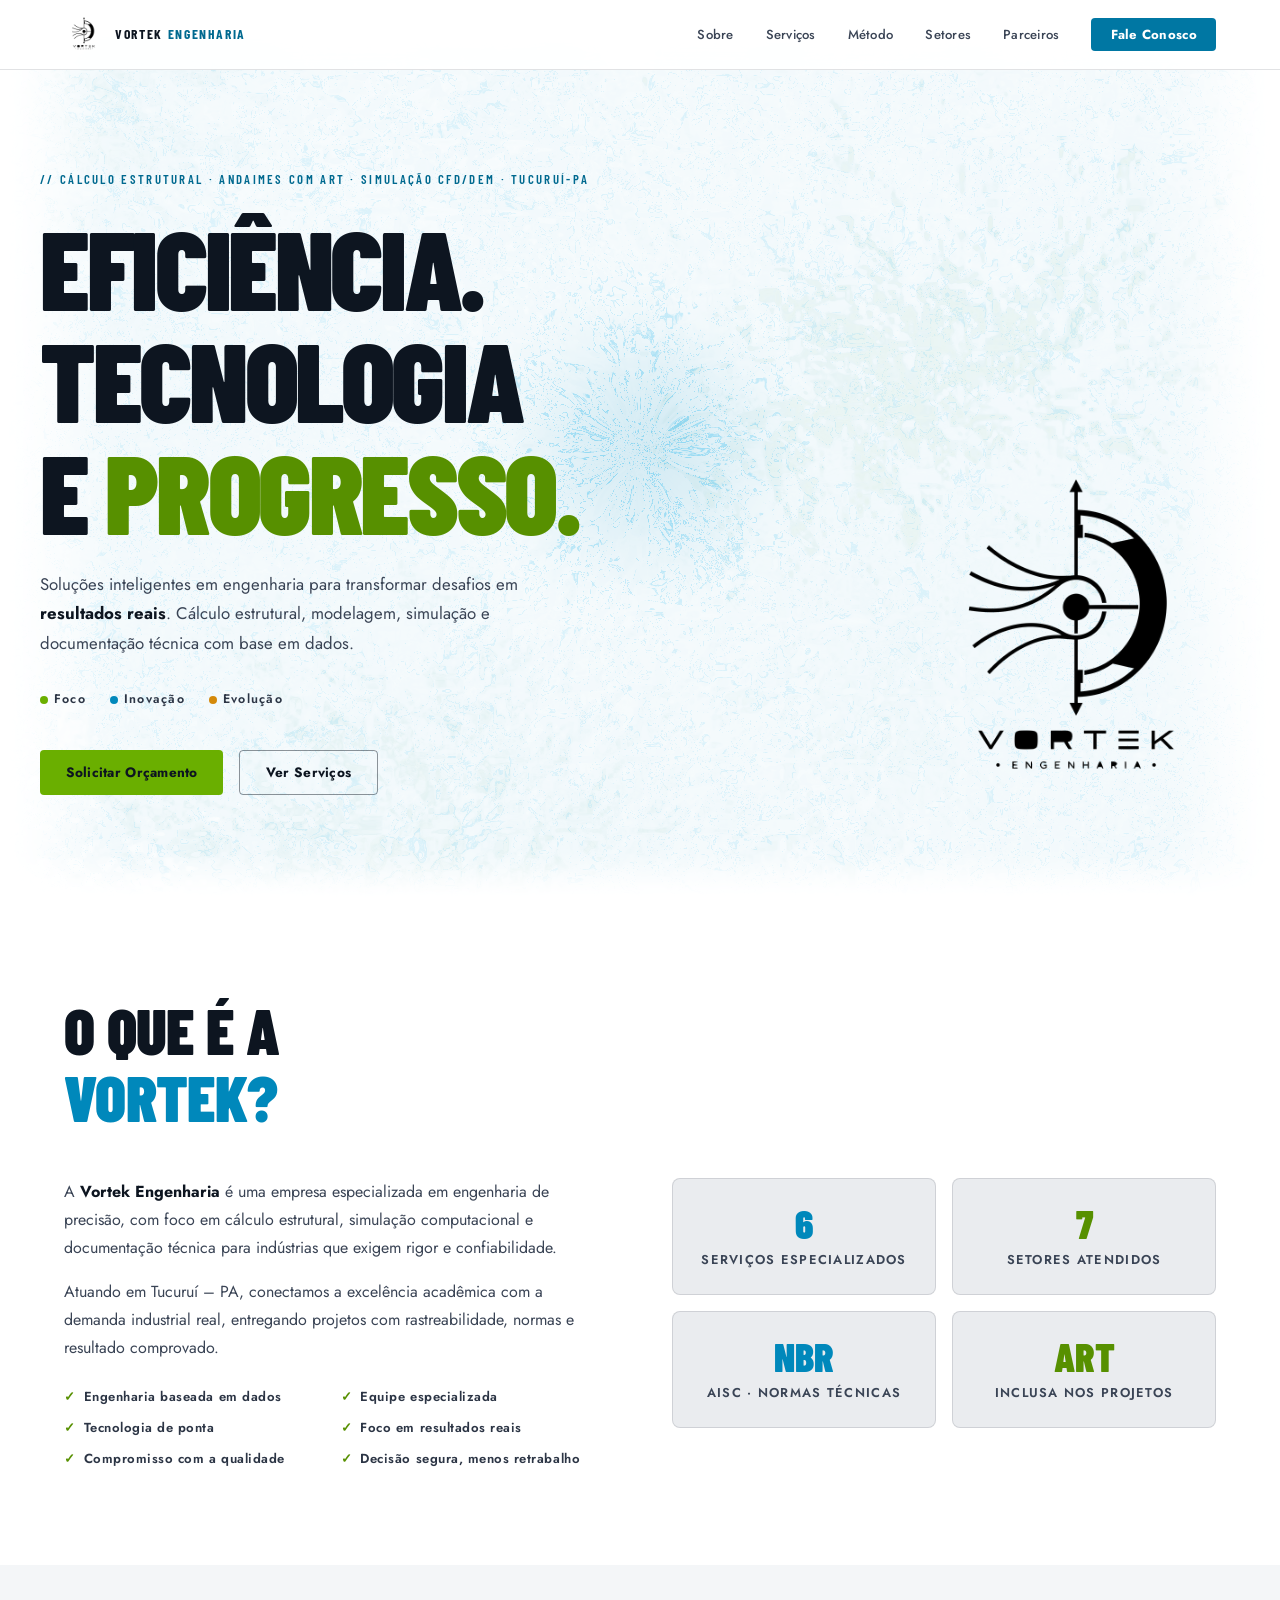
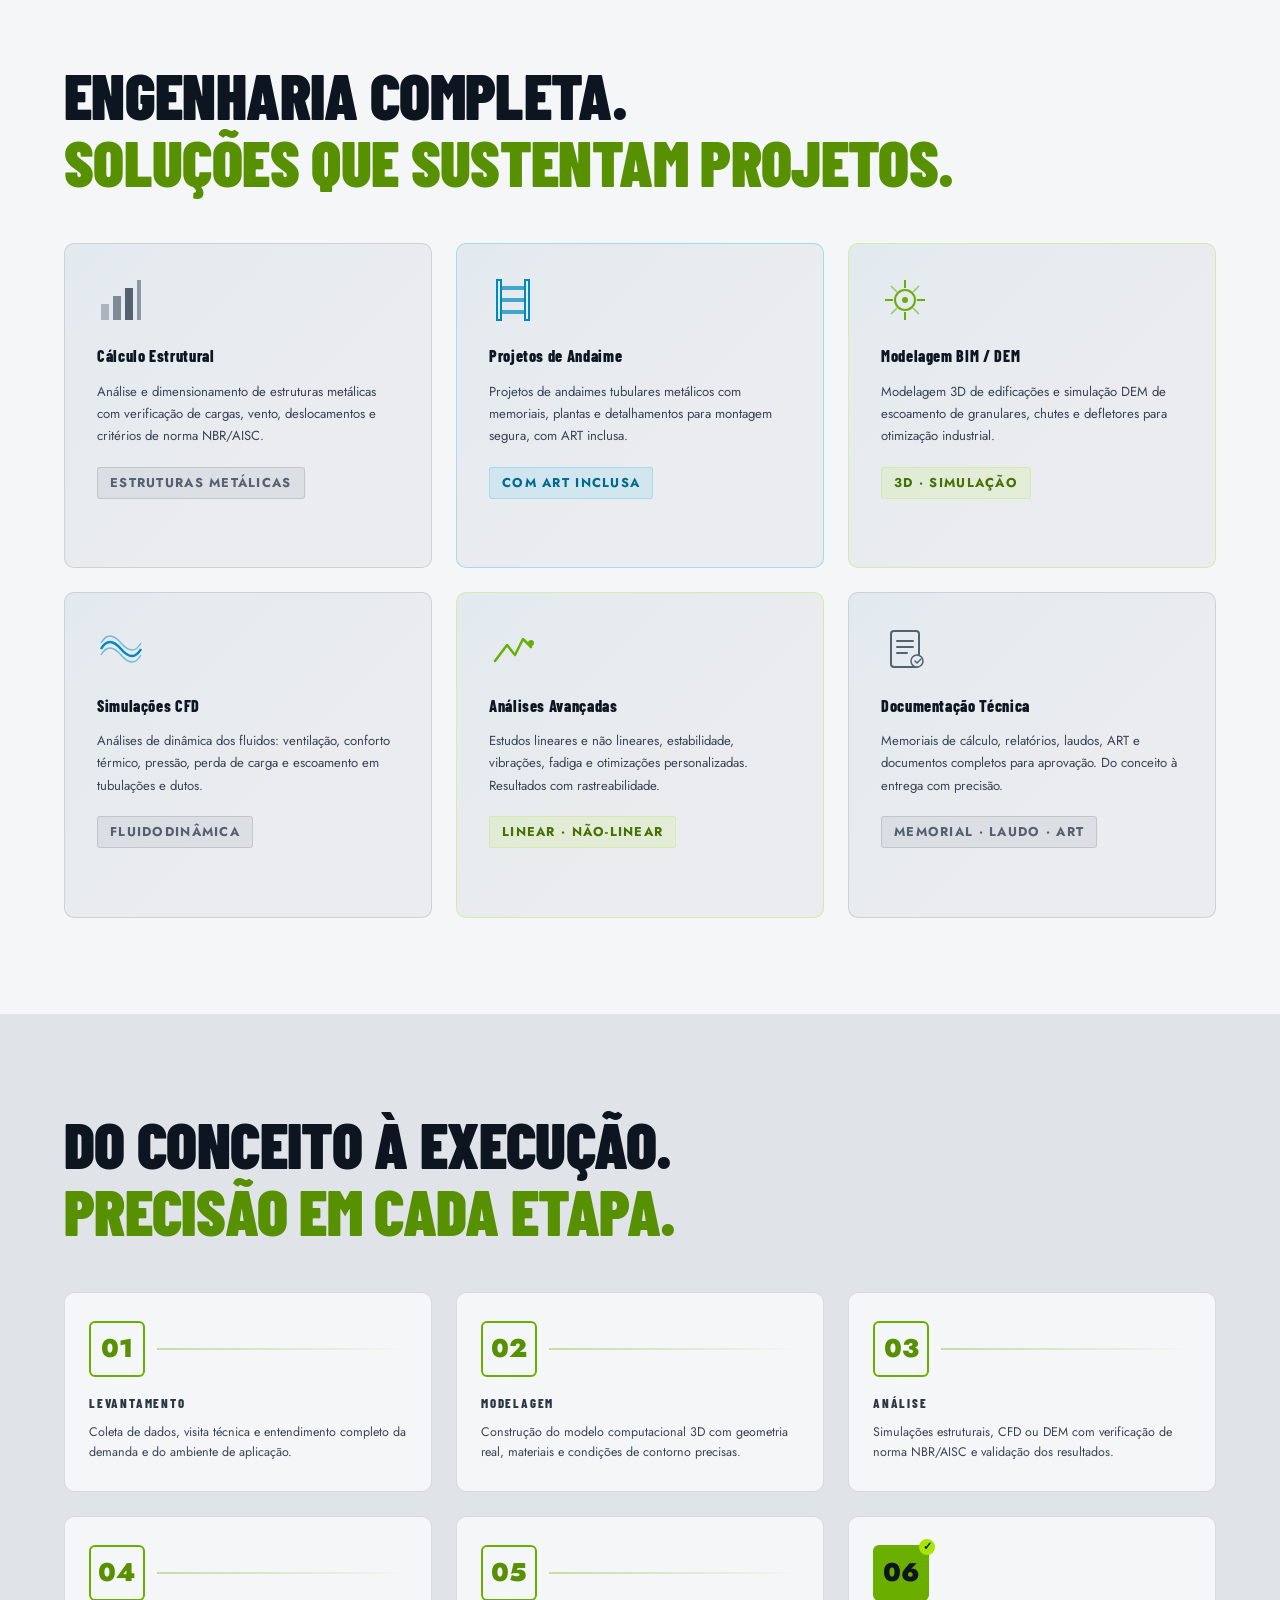
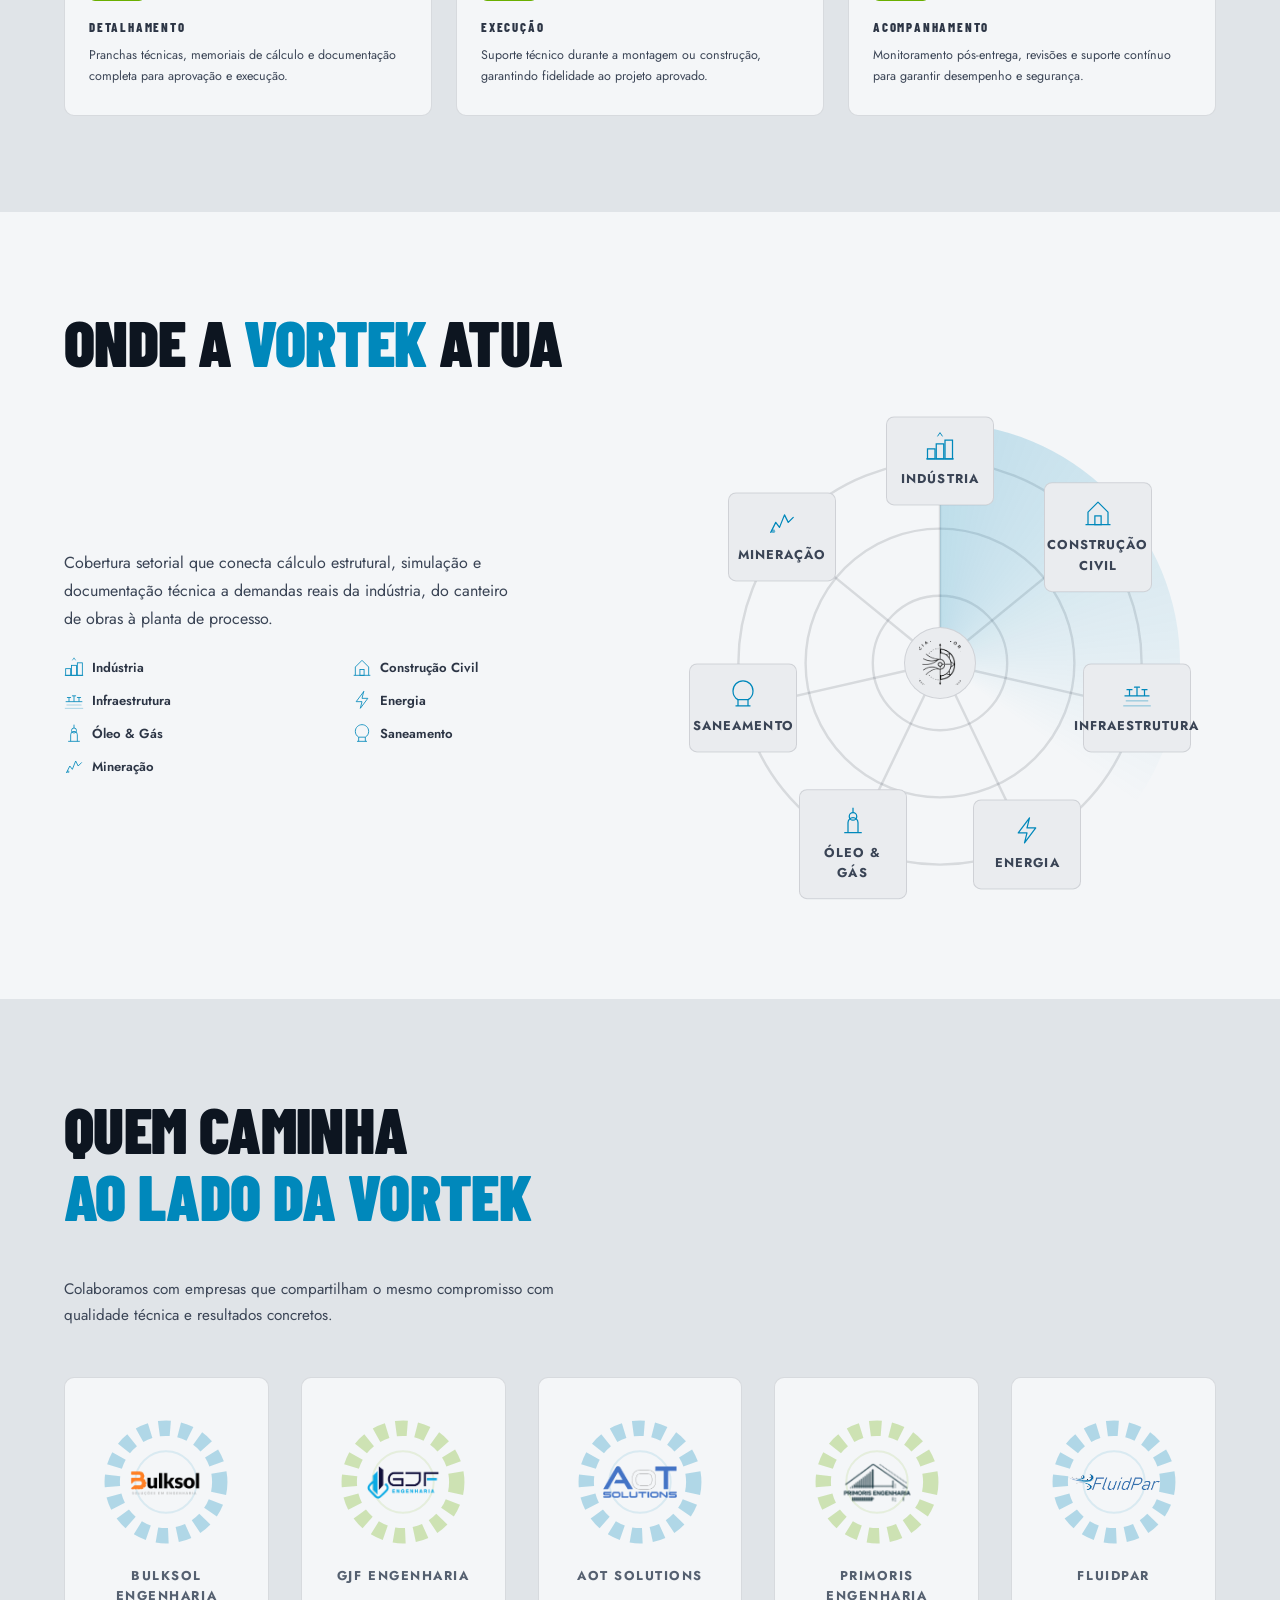
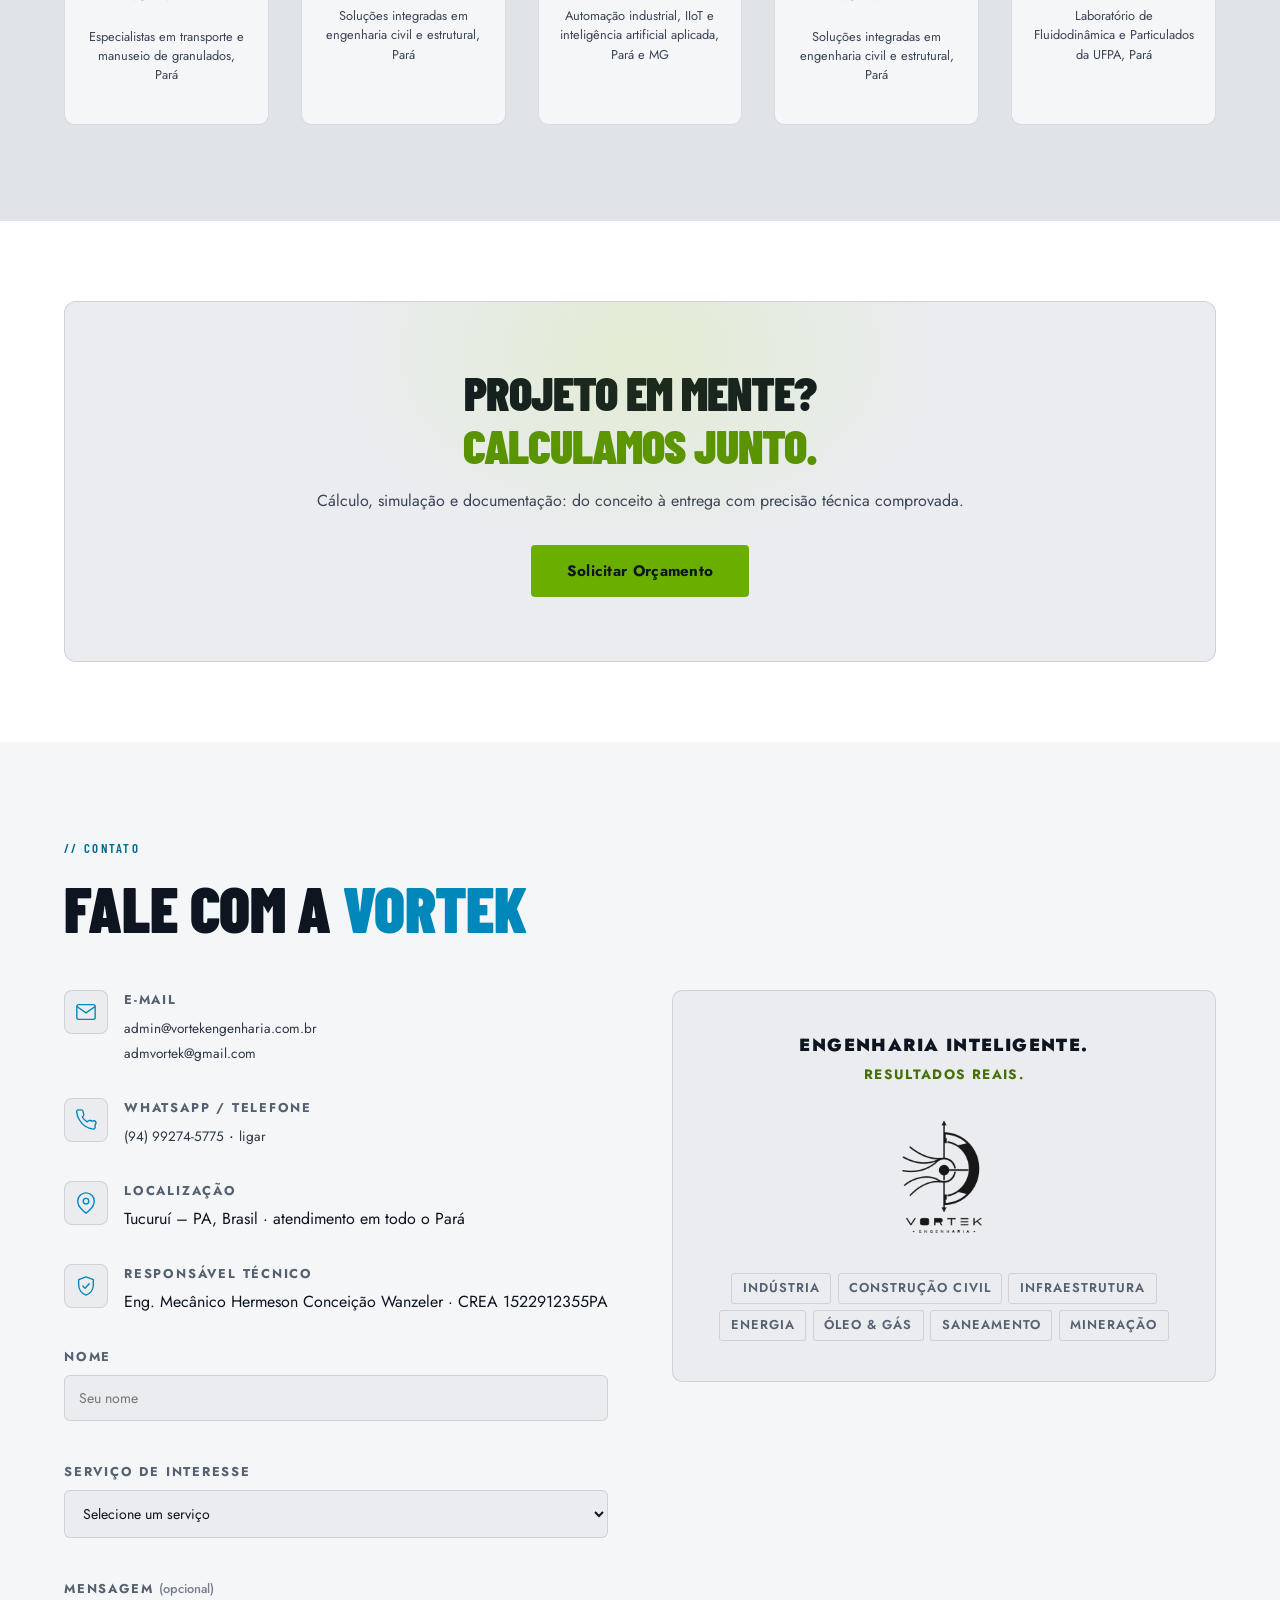
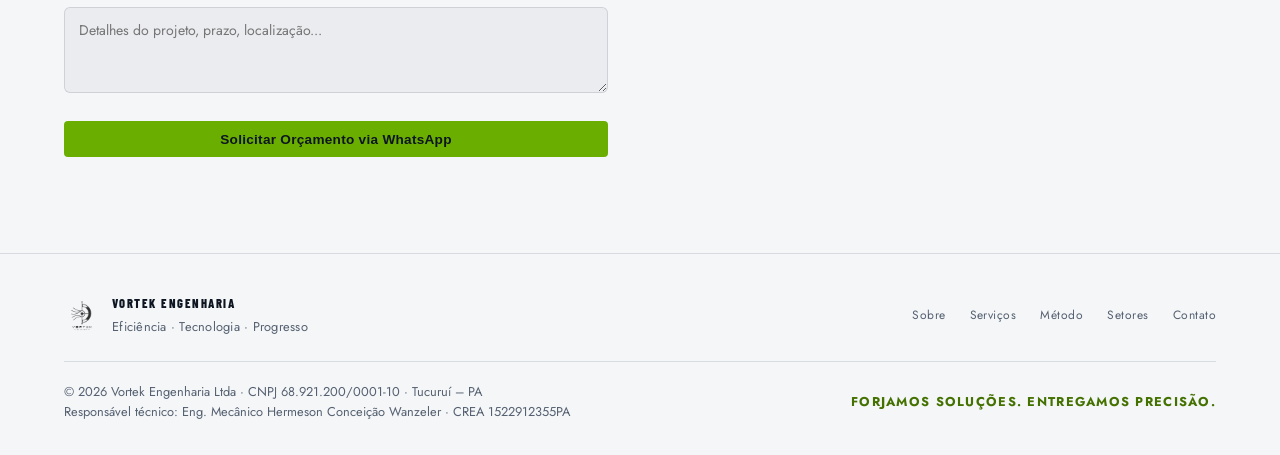
<file: index.html>
<!doctype html>
<html lang="pt-BR">
<head>
  <meta charset="utf-8" />
  <meta name="viewport" content="width=device-width, initial-scale=1" />
  <title>Cálculo Estrutural e Andaime com ART em Tucuruí-PA | Vortek</title>
  <meta name="description" content="Cálculo estrutural, projeto de andaime com ART, simulação CFD/DEM e laudos técnicos em Tucuruí e no Pará. Orçamento rápido pelo WhatsApp." />
  <link rel="canonical" href="https://www.vortekengenharia.com.br/" />
  <meta name="referrer" content="strict-origin-when-cross-origin" />
  <meta name="theme-color" content="#0088BB" />
  <meta property="og:type" content="website" />
  <meta property="og:locale" content="pt_BR" />
  <meta property="og:site_name" content="Vortek Engenharia" />
  <meta property="og:title" content="Vortek Engenharia | Cálculo Estrutural e Andaime com ART em Tucuruí-PA" />
  <meta property="og:description" content="Cálculo estrutural, projeto de andaime com ART, simulação CFD/DEM e laudos técnicos para a indústria no Pará." />
  <meta property="og:url" content="https://www.vortekengenharia.com.br/" />
  <meta property="og:image" content="https://www.vortekengenharia.com.br/assets/img/og.jpg" />
  <meta property="og:image:width" content="1200" />
  <meta property="og:image:height" content="630" />
  <meta name="twitter:card" content="summary_large_image" />
  <link rel="icon" type="image/png" sizes="48x48" href="assets/img/favicon-48.png" />
  <link rel="apple-touch-icon" href="assets/img/apple-touch-icon.png" />
  <link rel="preconnect" href="https://fonts.googleapis.com" />
  <link rel="preconnect" href="https://fonts.gstatic.com" crossorigin />
  <link href="https://fonts.googleapis.com/css2?family=Barlow+Condensed:ital,wght@0,600;0,700;0,800;0,900;1,700&family=Jost:wght@300;400;500;600;700&display=swap" rel="stylesheet" />
  <link rel="stylesheet" href="assets/style.css" />
  <script type="application/ld+json">
  {
    "@context": "https://schema.org",
    "@graph": [
      {
        "@type": "ProfessionalService",
        "@id": "https://www.vortekengenharia.com.br/#org",
        "name": "Vortek Engenharia",
        "legalName": "Vortek Engenharia Ltda",
        "taxID": "68.921.200/0001-10",
        "foundingDate": "2026-09-01",
        "url": "https://www.vortekengenharia.com.br/",
        "logo": "https://www.vortekengenharia.com.br/assets/img/symbol.png",
        "image": "https://www.vortekengenharia.com.br/assets/img/og.jpg",
        "description": "Empresa de engenharia em Tucuruí-PA: cálculo estrutural de estruturas metálicas, projeto de andaime com ART, simulação CFD e DEM, análise por elementos finitos e laudos técnicos.",
        "email": "admvortek@gmail.com",
        "telephone": "+55-94-99274-5775",
        "address": {
          "@type": "PostalAddress",
          "addressLocality": "Tucuruí",
          "addressRegion": "PA",
          "addressCountry": "BR"
        },
        "areaServed": [
          { "@type": "State", "name": "Pará" },
          { "@type": "Country", "name": "Brasil" }
        ],
        "knowsAbout": ["Cálculo estrutural", "Estruturas metálicas", "Andaimes tubulares", "Simulação CFD", "Simulação DEM", "Análise por elementos finitos", "NBR 8800", "NBR 6123", "NR-18", "NR-35"],
        "employee": {
          "@type": "Person",
          "name": "Hermeson Conceição Wanzeler",
          "jobTitle": "Responsável Técnico — Engenheiro Mecânico",
          "hasCredential": {
            "@type": "EducationalOccupationalCredential",
            "credentialCategory": "Registro profissional",
            "name": "CREA 1522912355PA",
            "recognizedBy": { "@type": "Organization", "name": "CREA-PA" }
          }
        },
        "contactPoint": {
          "@type": "ContactPoint",
          "contactType": "sales",
          "telephone": "+55-94-99274-5775",
          "email": "admvortek@gmail.com",
          "areaServed": "BR",
          "availableLanguage": "pt-BR"
        },
        "hasOfferCatalog": {
          "@type": "OfferCatalog",
          "name": "Serviços de engenharia",
          "itemListElement": [
            { "@type": "Offer", "itemOffered": { "@type": "Service", "name": "Cálculo estrutural de estruturas metálicas" } },
            { "@type": "Offer", "itemOffered": { "@type": "Service", "name": "Projeto de andaime com ART" } },
            { "@type": "Offer", "itemOffered": { "@type": "Service", "name": "Modelagem 3D e simulação DEM de granulares" } },
            { "@type": "Offer", "itemOffered": { "@type": "Service", "name": "Simulação CFD" } },
            { "@type": "Offer", "itemOffered": { "@type": "Service", "name": "Análise por elementos finitos" } },
            { "@type": "Offer", "itemOffered": { "@type": "Service", "name": "Laudos técnicos e memoriais de cálculo" } }
          ]
        }
      },
      {
        "@type": "WebSite",
        "@id": "https://www.vortekengenharia.com.br/#website",
        "name": "Vortek Engenharia",
        "url": "https://www.vortekengenharia.com.br/",
        "inLanguage": "pt-BR",
        "publisher": { "@id": "https://www.vortekengenharia.com.br/#org" }
      },
      {
        "@type": "WebPage",
        "@id": "https://www.vortekengenharia.com.br/#webpage",
        "url": "https://www.vortekengenharia.com.br/",
        "name": "Cálculo Estrutural e Andaime com ART em Tucuruí-PA | Vortek",
        "inLanguage": "pt-BR",
        "isPartOf": { "@id": "https://www.vortekengenharia.com.br/#website" },
        "about": { "@id": "https://www.vortekengenharia.com.br/#org" }
      }
    ]
  }
  </script>

</head>
<body>

  <!-- NAV -->
  <nav id="navbar">
    <div class="nav-inner">
      <a href="#hero" class="nav-logo">
        <img src="assets/img/logo.webp" alt="Vortek Engenharia" width="40" height="40" />
        <span>VORTEK <em>ENGENHARIA</em></span>
      </a>
      <ul class="nav-links">
        <li><a href="#sobre">Sobre</a></li>
        <li><a href="#servicos">Serviços</a></li>
        <li><a href="#metodo">Método</a></li>
        <li><a href="#setores">Setores</a></li>
        <li><a href="#parceiros">Parceiros</a></li>
        <li><a href="#contato" class="nav-cta">Fale Conosco</a></li>
      </ul>
      <button class="nav-burger" aria-label="Menu" onclick="toggleMenu()">
        <span></span><span></span><span></span>
      </button>
    </div>
    <div class="nav-mobile" id="navMobile">
      <a href="#sobre" onclick="toggleMenu()">Sobre</a>
      <a href="#servicos" onclick="toggleMenu()">Serviços</a>
      <a href="#metodo" onclick="toggleMenu()">Método</a>
      <a href="#setores" onclick="toggleMenu()">Setores</a>
      <a href="#parceiros" onclick="toggleMenu()">Parceiros</a>
      <a href="#contato" onclick="toggleMenu()">Fale Conosco</a>
    </div>
  </nav>

  <!-- HERO -->
  <section id="hero">
    <div class="hero-grid"></div>
    <canvas id="cfd-canvas" aria-hidden="true"></canvas>
    <div class="hero-glow hero-glow-cyan"></div>
    <div class="hero-glow hero-glow-lime"></div>
    <div class="hero-inner">
      <h1>
        <span class="hero-badge">// CÁLCULO ESTRUTURAL · ANDAIMES COM ART · SIMULAÇÃO CFD/DEM · TUCURUÍ-PA</span>
        EFICIÊNCIA.<br />
        TECNOLOGIA<br />
        E <span class="accent-lime">PROGRESSO.</span>
      </h1>
      <p>Soluções inteligentes em engenharia para transformar desafios em <strong>resultados reais</strong>. Cálculo estrutural, modelagem, simulação e documentação técnica com base em dados.</p>
      <div class="hero-tags">
        <span><span class="dot dot-lime"></span> Foco</span>
        <span><span class="dot dot-cyan"></span> Inovação</span>
        <span><span class="dot dot-amber"></span> Evolução</span>
      </div>
      <div class="hero-actions">
        <a href="#contato" class="btn btn-primary">Solicitar Orçamento</a>
        <a href="#servicos" class="btn btn-outline">Ver Serviços</a>
      </div>
    </div>
    <div class="hero-logo-wrap">
      <img src="assets/img/logo.webp" alt="" class="hero-logo-img" width="800" height="800" fetchpriority="high" />
    </div>
  </section>

  <!-- SOBRE -->
  <section id="sobre">
    <div class="container">
      <h2>O QUE É A<br /><span class="accent-cyan">VORTEK?</span></h2>
      <div class="sobre-grid">
        <div class="sobre-text">
          <p>A <strong>Vortek Engenharia</strong> é uma empresa especializada em engenharia de precisão, com foco em cálculo estrutural, simulação computacional e documentação técnica para indústrias que exigem rigor e confiabilidade.</p>
          <p>Atuando em Tucuruí – PA, conectamos a excelência acadêmica com a demanda industrial real, entregando projetos com rastreabilidade, normas e resultado comprovado.</p>
          <div class="sobre-diferenciais">
            <div class="diferencial"><span class="check" aria-hidden="true">✓</span> Engenharia baseada em dados</div>
            <div class="diferencial"><span class="check" aria-hidden="true">✓</span> Equipe especializada</div>
            <div class="diferencial"><span class="check" aria-hidden="true">✓</span> Tecnologia de ponta</div>
            <div class="diferencial"><span class="check" aria-hidden="true">✓</span> Foco em resultados reais</div>
            <div class="diferencial"><span class="check" aria-hidden="true">✓</span> Compromisso com a qualidade</div>
            <div class="diferencial"><span class="check" aria-hidden="true">✓</span> Decisão segura, menos retrabalho</div>
          </div>
        </div>
        <div class="sobre-stats">
          <div class="stat-card">
            <div class="stat-num accent-cyan">6</div>
            <div class="stat-label">Serviços Especializados</div>
          </div>
          <div class="stat-card">
            <div class="stat-num accent-lime">7</div>
            <div class="stat-label">Setores Atendidos</div>
          </div>
          <div class="stat-card">
            <div class="stat-num accent-cyan">NBR</div>
            <div class="stat-label">AISC · Normas Técnicas</div>
          </div>
          <div class="stat-card">
            <div class="stat-num accent-lime">ART</div>
            <div class="stat-label">Inclusa nos Projetos</div>
          </div>
        </div>
      </div>
    </div>
  </section>

  <!-- SERVIÇOS -->
  <section id="servicos" class="section-dark">
    <div class="container">
      <h2>ENGENHARIA COMPLETA.<br /><span class="accent-lime">SOLUÇÕES QUE SUSTENTAM PROJETOS.</span></h2>
      <div class="servicos-grid">

        <div class="servico-card" data-idx="0" tabindex="0" role="button" aria-haspopup="dialog">
          <div class="servico-icon">
            <svg viewBox="0 0 48 48" fill="none"><rect x="4" y="28" width="8" height="16" fill="currentColor" opacity=".4"/><rect x="16" y="20" width="8" height="24" fill="currentColor" opacity=".7"/><rect x="28" y="12" width="8" height="32" fill="currentColor"/><rect x="40" y="4" width="4" height="40" fill="currentColor" opacity=".6"/></svg>
          </div>
          <h3>Cálculo Estrutural</h3>
          <p>Análise e dimensionamento de estruturas metálicas com verificação de cargas, vento, deslocamentos e critérios de norma NBR/AISC.</p>
          <div class="servico-tag">Estruturas Metálicas</div>
          <div class="servico-extra" hidden>
            <p>Verificação de esforços, flechas e estabilidade em perfis metálicos, com relatório de rastreabilidade das hipóteses de cálculo adotadas.</p>
            <ul><li>Normas: NBR 8800, NBR 6123, AISC 360</li><li>Entregável: memorial de cálculo + plantas de reforço</li><li>Prazo típico: 5 a 10 dias úteis</li></ul>
          </div>
          <div class="servico-more">Ver detalhes <span class="arrow">→</span></div>
        </div>

        <div class="servico-card accent-border-cyan" data-idx="1" tabindex="0" role="button" aria-haspopup="dialog">
          <div class="servico-icon icon-cyan">
            <svg viewBox="0 0 48 48" fill="none"><rect x="8" y="4" width="4" height="40" stroke="currentColor" stroke-width="2"/><rect x="36" y="4" width="4" height="40" stroke="currentColor" stroke-width="2"/><rect x="12" y="10" width="24" height="4" fill="currentColor" opacity=".7"/><rect x="12" y="22" width="24" height="4" fill="currentColor" opacity=".7"/><rect x="12" y="34" width="24" height="4" fill="currentColor" opacity=".7"/></svg>
          </div>
          <h3>Projetos de Andaime</h3>
          <p>Projetos de andaimes tubulares metálicos com memoriais, plantas e detalhamentos para montagem segura, com ART inclusa.</p>
          <div class="servico-tag tag-cyan">Com ART Inclusa</div>
          <div class="servico-extra" hidden>
            <p>Projeto completo de andaime tubular ou modular, dimensionado para a carga real de trabalho e ancorado à estrutura de suporte.</p>
            <ul><li>Normas: NR-18, NR-35, EN 12811</li><li>Entregável: plantas de montagem, memorial e ART</li><li>Prazo típico: 3 a 7 dias úteis</li></ul>
          </div>
          <div class="servico-more">Ver detalhes <span class="arrow">→</span></div>
        </div>

        <div class="servico-card accent-border-lime" data-idx="2" tabindex="0" role="button" aria-haspopup="dialog">
          <div class="servico-icon icon-lime">
            <svg viewBox="0 0 48 48" fill="none"><circle cx="24" cy="24" r="10" stroke="currentColor" stroke-width="2"/><circle cx="24" cy="24" r="3" fill="currentColor"/><path d="M24 4v8M24 36v8M4 24h8M36 24h8" stroke="currentColor" stroke-width="2"/><path d="M10 10l6 6M32 32l6 6M10 38l6-6M32 16l6-6" stroke="currentColor" stroke-width="1.5" opacity=".6"/></svg>
          </div>
          <h3>Modelagem BIM / DEM</h3>
          <p>Modelagem 3D de edificações e simulação DEM de escoamento de granulares, chutes e defletores para otimização industrial.</p>
          <div class="servico-tag tag-lime">3D · Simulação</div>
          <div class="servico-extra" hidden>
            <p>Modelo federado da instalação com simulação de escoamento de material granular em silos, chutes e transportadores.</p>
            <ul><li>Aplicação: silos, chutes, correias transportadoras</li><li>Entregável: modelo 3D + relatório de escoamento</li><li>Prazo conforme escopo do projeto</li></ul>
          </div>
          <div class="servico-more">Ver detalhes <span class="arrow">→</span></div>
        </div>

        <div class="servico-card" data-idx="3" tabindex="0" role="button" aria-haspopup="dialog">
          <div class="servico-icon icon-cyan">
            <svg viewBox="0 0 48 48" fill="none"><path d="M4 24 Q12 10 24 24 Q36 38 44 24" stroke="currentColor" stroke-width="2.5" fill="none"/><path d="M4 18 Q12 4 24 18 Q36 32 44 18" stroke="currentColor" stroke-width="1.5" fill="none" opacity=".5"/><path d="M4 30 Q12 16 24 30 Q36 44 44 30" stroke="currentColor" stroke-width="1.5" fill="none" opacity=".5"/></svg>
          </div>
          <h3>Simulações CFD</h3>
          <p>Análises de dinâmica dos fluidos: ventilação, conforto térmico, pressão, perda de carga e escoamento em tubulações e dutos.</p>
          <div class="servico-tag">Fluidodinâmica</div>
          <div class="servico-extra" hidden>
            <p>Simulação numérica de escoamento de ar ou fluido para prever perda de carga, ventilação e conforto térmico antes da execução.</p>
            <ul><li>Aplicação: dutos, galpões, ventilação industrial</li><li>Entregável: mapas de velocidade e pressão + relatório</li><li>Prazo conforme escopo do projeto</li></ul>
          </div>
          <div class="servico-more">Ver detalhes <span class="arrow">→</span></div>
        </div>

        <div class="servico-card accent-border-lime" data-idx="4" tabindex="0" role="button" aria-haspopup="dialog">
          <div class="servico-icon icon-lime">
            <svg viewBox="0 0 48 48" fill="none"><path d="M6 36L18 20l8 10 8-16 8 8" stroke="currentColor" stroke-width="2.5" stroke-linecap="round" stroke-linejoin="round" fill="none"/><circle cx="42" cy="18" r="3" fill="currentColor"/></svg>
          </div>
          <h3>Análises Avançadas</h3>
          <p>Estudos lineares e não lineares, estabilidade, vibrações, fadiga e otimizações personalizadas. Resultados com rastreabilidade.</p>
          <div class="servico-tag tag-lime">Linear · Não-linear</div>
          <div class="servico-extra" hidden>
            <p>Estudos que vão além da análise linear padrão: comportamento não linear, fadiga acumulada e resposta dinâmica sob vibração.</p>
            <ul><li>Tipos: não linear geométrico/material, fadiga (S-N), modal</li><li>Entregável: relatório com rastreabilidade de hipóteses</li><li>Prazo conforme escopo do projeto</li></ul>
          </div>
          <div class="servico-more">Ver detalhes <span class="arrow">→</span></div>
        </div>

        <div class="servico-card" data-idx="5" tabindex="0" role="button" aria-haspopup="dialog">
          <div class="servico-icon">
            <svg viewBox="0 0 48 48" fill="none"><rect x="10" y="6" width="28" height="36" rx="3" stroke="currentColor" stroke-width="2"/><path d="M16 16h16M16 22h16M16 28h10" stroke="currentColor" stroke-width="2" stroke-linecap="round"/><circle cx="36" cy="36" r="6" fill="var(--carbon-2)" stroke="currentColor" stroke-width="1.5"/><path d="M34 36l2 2 4-4" stroke="currentColor" stroke-width="1.5" stroke-linecap="round"/></svg>
          </div>
          <h3>Documentação Técnica</h3>
          <p>Memoriais de cálculo, relatórios, laudos, ART e documentos completos para aprovação. Do conceito à entrega com precisão.</p>
          <div class="servico-tag">Memorial · Laudo · ART</div>
          <div class="servico-extra" hidden>
            <p>Toda entrega técnica formatada para aprovação em órgão ou cliente, com revisão controlada e responsabilidade técnica assinada.</p>
            <ul><li>Entregável: memorial, laudo técnico e ART/RRT</li><li>Formato: revisão controlada, padrão ABNT</li><li>Prazo conforme escopo do projeto</li></ul>
          </div>
          <div class="servico-more">Ver detalhes <span class="arrow">→</span></div>
        </div>

      </div>
    </div>

    <dialog id="servicoDialog" class="servico-dialog">
      <div class="servico-dialog-panel">
        <button type="button" class="dialog-close" data-close aria-label="Fechar detalhes">&times;</button>
        <div class="dialog-icon"></div>
        <h3 class="dialog-title"></h3>
        <p class="dialog-desc"></p>
        <ul class="dialog-specs"></ul>
        <div class="dialog-tag"></div>
        <a href="#contato" class="btn btn-primary dialog-cta" data-close>Solicitar orçamento</a>
      </div>
    </dialog>
  </section>

  <!-- MÉTODO -->
  <section id="metodo">
    <div class="container">
      <h2>DO CONCEITO À EXECUÇÃO.<br /><span class="accent-lime">PRECISÃO EM CADA ETAPA.</span></h2>
      <div class="metodo-grid">
        <div class="metodo-step">
          <div class="step-header">
            <div class="step-num">01</div>
            <div class="step-connector"></div>
          </div>
          <div class="step-body">
            <div class="step-label">LEVANTAMENTO</div>
            <p class="step-desc">Coleta de dados, visita técnica e entendimento completo da demanda e do ambiente de aplicação.</p>
          </div>
        </div>
        <div class="metodo-step">
          <div class="step-header">
            <div class="step-num">02</div>
            <div class="step-connector"></div>
          </div>
          <div class="step-body">
            <div class="step-label">MODELAGEM</div>
            <p class="step-desc">Construção do modelo computacional 3D com geometria real, materiais e condições de contorno precisas.</p>
          </div>
        </div>
        <div class="metodo-step">
          <div class="step-header">
            <div class="step-num">03</div>
            <div class="step-connector"></div>
          </div>
          <div class="step-body">
            <div class="step-label">ANÁLISE</div>
            <p class="step-desc">Simulações estruturais, CFD ou DEM com verificação de norma NBR/AISC e validação dos resultados.</p>
          </div>
        </div>
        <div class="metodo-step">
          <div class="step-header">
            <div class="step-num">04</div>
            <div class="step-connector"></div>
          </div>
          <div class="step-body">
            <div class="step-label">DETALHAMENTO</div>
            <p class="step-desc">Pranchas técnicas, memoriais de cálculo e documentação completa para aprovação e execução.</p>
          </div>
        </div>
        <div class="metodo-step">
          <div class="step-header">
            <div class="step-num">05</div>
            <div class="step-connector"></div>
          </div>
          <div class="step-body">
            <div class="step-label">EXECUÇÃO</div>
            <p class="step-desc">Suporte técnico durante a montagem ou construção, garantindo fidelidade ao projeto aprovado.</p>
          </div>
        </div>
        <div class="metodo-step metodo-step-last">
          <div class="step-header">
            <div class="step-num step-num-final">06</div>
          </div>
          <div class="step-body">
            <div class="step-label">ACOMPANHAMENTO</div>
            <p class="step-desc">Monitoramento pós-entrega, revisões e suporte contínuo para garantir desempenho e segurança.</p>
          </div>
        </div>
      </div>
    </div>
  </section>

  <!-- SETORES -->
  <section id="setores" class="section-dark">
    <div class="container">
      <h2>ONDE A <span class="accent-cyan">VORTEK</span> ATUA</h2>
      <div class="setores-layout">
      <div class="setores-text">
        <p>Cobertura setorial que conecta cálculo estrutural, simulação e documentação técnica a demandas reais da indústria, do canteiro de obras à planta de processo.</p>
        <ul class="setores-legend">
          <li><span class="legend-icon"><svg viewBox="0 0 48 48" fill="none"><rect x="4" y="28" width="12" height="16" stroke="currentColor" stroke-width="2"/><rect x="18" y="20" width="12" height="24" stroke="currentColor" stroke-width="2"/><rect x="32" y="14" width="12" height="30" stroke="currentColor" stroke-width="2"/><path d="M2 44h44" stroke="currentColor" stroke-width="2"/><path d="M20 8l4-6 4 6" stroke="currentColor" stroke-width="1.5"/></svg></span> Indústria</li>
          <li><span class="legend-icon"><svg viewBox="0 0 48 48" fill="none"><path d="M4 44h40M8 44V24l16-16 16 16v20" stroke="currentColor" stroke-width="2" stroke-linejoin="round"/><rect x="19" y="30" width="10" height="14" stroke="currentColor" stroke-width="2"/></svg></span> Construção Civil</li>
          <li><span class="legend-icon"><svg viewBox="0 0 48 48" fill="none"><path d="M4 28h40M12 28V18M24 28V14M36 28V18" stroke="currentColor" stroke-width="2"/><path d="M8 18h8M20 14h8M32 18h8" stroke="currentColor" stroke-width="2" stroke-linecap="round"/><path d="M2 44h44M6 36h36" stroke="currentColor" stroke-width="1.5" opacity=".5"/></svg></span> Infraestrutura</li>
          <li><span class="legend-icon"><svg viewBox="0 0 48 48" fill="none"><path d="M28 4L10 28h14l-4 16 18-24H24L28 4z" stroke="currentColor" stroke-width="2" stroke-linejoin="round" stroke-linecap="round"/></svg></span> Energia</li>
          <li><span class="legend-icon"><svg viewBox="0 0 48 48" fill="none"><path d="M16 44V28a8 8 0 0116 0v16" stroke="currentColor" stroke-width="2"/><circle cx="24" cy="18" r="6" stroke="currentColor" stroke-width="2"/><path d="M10 44h28" stroke="currentColor" stroke-width="2"/><path d="M24 4v8" stroke="currentColor" stroke-width="2"/></svg></span> Óleo & Gás</li>
          <li><span class="legend-icon"><svg viewBox="0 0 48 48" fill="none"><path d="M8 20c0-8.837 7.163-16 16-16s16 7.163 16 16c0 6-3 11-8 14H16c-5-3-8-8-8-14z" stroke="currentColor" stroke-width="2"/><path d="M16 34v10M32 34v10M12 44h24" stroke="currentColor" stroke-width="2"/></svg></span> Saneamento</li>
          <li><span class="legend-icon"><svg viewBox="0 0 48 48" fill="none"><path d="M6 40l8-16 6 8 8-20 6 12 8-8" stroke="currentColor" stroke-width="2" stroke-linecap="round" stroke-linejoin="round"/><circle cx="10" cy="38" r="3" fill="currentColor" opacity=".6"/></svg></span> Mineração</li>
        </ul>
      </div>
      <div class="setores-radar">
        <svg class="radar-bg" viewBox="0 0 100 100" aria-hidden="true">
          <circle cx="50" cy="50" r="14" fill="none" stroke="var(--line)" stroke-width=".5"/>
          <circle cx="50" cy="50" r="28" fill="none" stroke="var(--line)" stroke-width=".5"/>
          <circle cx="50" cy="50" r="42" fill="none" stroke="var(--line)" stroke-width=".5"/>
          <line x1="50" y1="50" x2="50" y2="8.36" stroke="var(--line)" stroke-width=".5"/>
          <line x1="50" y1="50" x2="82.84" y2="23.21" stroke="var(--line)" stroke-width=".5"/>
          <line x1="50" y1="50" x2="90.95" y2="59.35" stroke="var(--line)" stroke-width=".5"/>
          <line x1="50" y1="50" x2="68.22" y2="87.84" stroke="var(--line)" stroke-width=".5"/>
          <line x1="50" y1="50" x2="31.78" y2="87.84" stroke="var(--line)" stroke-width=".5"/>
          <line x1="50" y1="50" x2="9.05" y2="59.35" stroke="var(--line)" stroke-width=".5"/>
          <line x1="50" y1="50" x2="17.16" y2="23.21" stroke="var(--line)" stroke-width=".5"/>
        </svg>
        <div class="radar-sweep"></div>
        <div class="radar-hub">
          <img src="assets/img/symbol-hub.webp" alt="" width="400" height="419" loading="lazy" decoding="async" />
        </div>

        <div class="setor-item" style="--x:0; --y:-1;">
          <div class="setor-icon">
            <svg viewBox="0 0 48 48" fill="none"><rect x="4" y="28" width="12" height="16" stroke="currentColor" stroke-width="2"/><rect x="18" y="20" width="12" height="24" stroke="currentColor" stroke-width="2"/><rect x="32" y="14" width="12" height="30" stroke="currentColor" stroke-width="2"/><path d="M2 44h44" stroke="currentColor" stroke-width="2"/><path d="M20 8l4-6 4 6" stroke="currentColor" stroke-width="1.5"/></svg>
          </div>
          <span>Indústria</span>
        </div>
        <div class="setor-item" style="--x:0.7818; --y:-0.6235;">
          <div class="setor-icon">
            <svg viewBox="0 0 48 48" fill="none"><path d="M4 44h40M8 44V24l16-16 16 16v20" stroke="currentColor" stroke-width="2" stroke-linejoin="round"/><rect x="19" y="30" width="10" height="14" stroke="currentColor" stroke-width="2"/></svg>
          </div>
          <span>Construção Civil</span>
        </div>
        <div class="setor-item" style="--x:0.9749; --y:0.2225;">
          <div class="setor-icon">
            <svg viewBox="0 0 48 48" fill="none"><path d="M4 28h40M12 28V18M24 28V14M36 28V18" stroke="currentColor" stroke-width="2"/><path d="M8 18h8M20 14h8M32 18h8" stroke="currentColor" stroke-width="2" stroke-linecap="round"/><path d="M2 44h44M6 36h36" stroke="currentColor" stroke-width="1.5" opacity=".5"/></svg>
          </div>
          <span>Infraestrutura</span>
        </div>
        <div class="setor-item" style="--x:0.4339; --y:0.9010;">
          <div class="setor-icon">
            <svg viewBox="0 0 48 48" fill="none"><path d="M28 4L10 28h14l-4 16 18-24H24L28 4z" stroke="currentColor" stroke-width="2" stroke-linejoin="round" stroke-linecap="round"/></svg>
          </div>
          <span>Energia</span>
        </div>
        <div class="setor-item" style="--x:-0.4339; --y:0.9010;">
          <div class="setor-icon">
            <svg viewBox="0 0 48 48" fill="none"><path d="M16 44V28a8 8 0 0116 0v16" stroke="currentColor" stroke-width="2"/><circle cx="24" cy="18" r="6" stroke="currentColor" stroke-width="2"/><path d="M10 44h28" stroke="currentColor" stroke-width="2"/><path d="M24 4v8" stroke="currentColor" stroke-width="2"/></svg>
          </div>
          <span>Óleo & Gás</span>
        </div>
        <div class="setor-item" style="--x:-0.9749; --y:0.2225;">
          <div class="setor-icon">
            <svg viewBox="0 0 48 48" fill="none"><path d="M8 20c0-8.837 7.163-16 16-16s16 7.163 16 16c0 6-3 11-8 14H16c-5-3-8-8-8-14z" stroke="currentColor" stroke-width="2"/><path d="M16 34v10M32 34v10M12 44h24" stroke="currentColor" stroke-width="2"/></svg>
          </div>
          <span>Saneamento</span>
        </div>
        <div class="setor-item" style="--x:-0.7818; --y:-0.6235;">
          <div class="setor-icon">
            <svg viewBox="0 0 48 48" fill="none"><path d="M6 40l8-16 6 8 8-20 6 12 8-8" stroke="currentColor" stroke-width="2" stroke-linecap="round" stroke-linejoin="round"/><circle cx="10" cy="38" r="3" fill="currentColor" opacity=".6"/></svg>
          </div>
          <span>Mineração</span>
        </div>
      </div>
      </div>
    </div>
  </section>

  <!-- PARCEIROS -->
  <section id="parceiros">
    <div class="container">
      <h2>QUEM CAMINHA<br /><span class="accent-cyan">AO LADO DA VORTEK</span></h2>
      <p class="parceiros-sub">Colaboramos com empresas que compartilham o mesmo compromisso com qualidade técnica e resultados concretos.</p>
      <div class="parceiros-grid">
        <div class="parceiro-card">
          <div class="parceiro-gear">
            <svg class="gear-ring gear-cyan" viewBox="0 0 100 100" aria-hidden="true">
              <circle cx="50" cy="50" r="42" fill="none" stroke="currentColor" stroke-width="12" stroke-dasharray="9 7"/>
              <circle cx="50" cy="50" r="24" fill="none" stroke="currentColor" stroke-width="1.5" opacity=".4"/>
            </svg>
            <img src="assets/img/partners/bulksol.webp" alt="BulkSol Engenharia" class="gear-logo" width="320" height="156" loading="lazy" decoding="async" />
          </div>
          <div class="parceiro-nome">BulkSol Engenharia</div>
          <div class="parceiro-desc">Especialistas em transporte e manuseio de granulados, Pará</div>
        </div>
        <div class="parceiro-card">
          <div class="parceiro-gear">
            <svg class="gear-ring gear-lime" viewBox="0 0 100 100" aria-hidden="true">
              <circle cx="50" cy="50" r="42" fill="none" stroke="currentColor" stroke-width="12" stroke-dasharray="9 7"/>
              <circle cx="50" cy="50" r="24" fill="none" stroke="currentColor" stroke-width="1.5" opacity=".4"/>
            </svg>
            <img src="assets/img/partners/gjf.webp" alt="GJF Engenharia" class="gear-logo" width="320" height="146" loading="lazy" decoding="async" />
          </div>
          <div class="parceiro-nome">GJF Engenharia</div>
          <div class="parceiro-desc">Soluções integradas em engenharia civil e estrutural, Pará</div>
        </div>
        <div class="parceiro-card">
          <div class="parceiro-gear">
            <svg class="gear-ring gear-cyan" viewBox="0 0 100 100" aria-hidden="true">
              <circle cx="50" cy="50" r="42" fill="none" stroke="currentColor" stroke-width="12" stroke-dasharray="9 7"/>
              <circle cx="50" cy="50" r="24" fill="none" stroke="currentColor" stroke-width="1.5" opacity=".4"/>
            </svg>
            <img src="assets/img/partners/aot.webp" alt="AoT Solutions" class="gear-logo" width="320" height="138" loading="lazy" decoding="async" />
          </div>
          <div class="parceiro-nome">AoT Solutions</div>
          <div class="parceiro-desc">Automação industrial, IIoT e inteligência artificial aplicada, Pará e MG</div>
        </div>
        <div class="parceiro-card">
          <div class="parceiro-gear">
            <svg class="gear-ring gear-lime" viewBox="0 0 100 100" aria-hidden="true">
              <circle cx="50" cy="50" r="42" fill="none" stroke="currentColor" stroke-width="12" stroke-dasharray="9 7"/>
              <circle cx="50" cy="50" r="24" fill="none" stroke="currentColor" stroke-width="1.5" opacity=".4"/>
            </svg>
            <img src="assets/img/partners/primoris.webp" alt="Primoris Engenharia" class="gear-logo" width="320" height="213" loading="lazy" decoding="async" />
          </div>
          <div class="parceiro-nome">Primoris Engenharia</div>
          <div class="parceiro-desc">Soluções integradas em engenharia civil e estrutural, Pará</div>
        </div>
        <div class="parceiro-card">
          <div class="parceiro-gear">
            <svg class="gear-ring gear-cyan" viewBox="0 0 100 100" aria-hidden="true">
              <circle cx="50" cy="50" r="42" fill="none" stroke="currentColor" stroke-width="12" stroke-dasharray="9 7"/>
              <circle cx="50" cy="50" r="24" fill="none" stroke="currentColor" stroke-width="1.5" opacity=".4"/>
            </svg>
            <img src="assets/img/partners/fluidpar.webp" alt="FluidPar — Laboratório de Fluidodinâmica e Particulados" class="gear-logo gear-logo--wide" width="320" height="57" loading="lazy" decoding="async" />
          </div>
          <div class="parceiro-nome">FluidPar</div>
          <div class="parceiro-desc">Laboratório de Fluidodinâmica e Particulados da UFPA, Pará</div>
        </div>
      </div>
    </div>
  </section>

  <!-- CTA -->
  <section id="cta">
    <div class="container">
      <div class="cta-inner">
        <div class="cta-glow"></div>
        <h2>PROJETO EM MENTE?<br /><span class="accent-lime">CALCULAMOS JUNTO.</span></h2>
        <p>Cálculo, simulação e documentação: do conceito à entrega com precisão técnica comprovada.</p>
        <a href="#contato" class="btn btn-primary btn-lg">Solicitar Orçamento</a>
      </div>
    </div>
  </section>

  <!-- CONTATO -->
  <section id="contato" class="section-dark">
    <div class="container">
      <div class="section-label">// CONTATO</div>
      <h2>FALE COM A <span class="accent-cyan">VORTEK</span></h2>
      <div class="contato-grid">
        <div class="contato-info">
          <div class="contato-item">
            <div class="contato-icon">
              <svg viewBox="0 0 24 24" fill="none"><path d="M4 4h16c1.1 0 2 .9 2 2v12c0 1.1-.9 2-2 2H4c-1.1 0-2-.9-2-2V6c0-1.1.9-2 2-2z" stroke="currentColor" stroke-width="1.5"/><path d="m22 6-10 7L2 6" stroke="currentColor" stroke-width="1.5"/></svg>
            </div>
            <div>
              <div class="contato-label">E-MAIL</div>
              <a href="mailto:admin@vortekengenharia.com.br">admin@vortekengenharia.com.br</a><br>
              <a href="mailto:admvortek@gmail.com">admvortek@gmail.com</a>
            </div>
          </div>
          <div class="contato-item">
            <div class="contato-icon">
              <svg viewBox="0 0 24 24" fill="none"><path d="M22 16.92v3a2 2 0 0 1-2.18 2 19.79 19.79 0 0 1-8.63-3.07A19.5 19.5 0 0 1 4.9 12a19.79 19.79 0 0 1-3.07-8.67A2 2 0 0 1 3.81 1h3a2 2 0 0 1 2 1.72c.127.96.361 1.903.7 2.81a2 2 0 0 1-.45 2.11L7.91 8.74a16 16 0 0 0 5.36 5.36l1.1-1.1a2 2 0 0 1 2.11-.45c.907.339 1.85.573 2.81.7A2 2 0 0 1 22 16.92z" stroke="currentColor" stroke-width="1.5"/></svg>
            </div>
            <div>
              <div class="contato-label">WHATSAPP / TELEFONE</div>
              <a href="https://wa.me/5594992745775" target="_blank" rel="noopener noreferrer">(94) 99274-5775</a> · <a href="tel:+5594992745775">ligar</a>
            </div>
          </div>
          <div class="contato-item">
            <div class="contato-icon">
              <svg viewBox="0 0 24 24" fill="none"><path d="M21 10c0 7-9 13-9 13s-9-6-9-13a9 9 0 0 1 18 0z" stroke="currentColor" stroke-width="1.5"/><circle cx="12" cy="10" r="3" stroke="currentColor" stroke-width="1.5"/></svg>
            </div>
            <div>
              <div class="contato-label">LOCALIZAÇÃO</div>
              <span>Tucuruí – PA, Brasil · atendimento em todo o Pará</span>
            </div>
          </div>
          <div class="contato-item">
            <div class="contato-icon">
              <svg viewBox="0 0 24 24" fill="none"><path d="M12 2l8 3v6c0 5-3.4 9.4-8 11-4.6-1.6-8-6-8-11V5l8-3z" stroke="currentColor" stroke-width="1.5" stroke-linejoin="round"/><path d="m8.5 12 2.5 2.5 4.5-5" stroke="currentColor" stroke-width="1.5" stroke-linecap="round" stroke-linejoin="round"/></svg>
            </div>
            <div>
              <div class="contato-label">RESPONSÁVEL TÉCNICO</div>
              <span>Eng. Mecânico Hermeson Conceição Wanzeler · CREA 1522912355PA</span>
            </div>
          </div>
          <form id="contatoForm" class="contato-form" novalidate>
            <div class="form-field">
              <label for="ctNome">Nome</label>
              <input type="text" id="ctNome" name="nome" autocomplete="name" placeholder="Seu nome" required minlength="2" />
              <span class="field-msg"></span>
            </div>
            <div class="form-field">
              <label for="ctServico">Serviço de interesse</label>
              <select id="ctServico" name="servico" required>
                <option value="" disabled selected>Selecione um serviço</option>
                <option>Cálculo Estrutural</option>
                <option>Projetos de Andaime</option>
                <option>Modelagem BIM / DEM</option>
                <option>Simulações CFD</option>
                <option>Análises Avançadas</option>
                <option>Documentação Técnica</option>
                <option>Outro</option>
              </select>
              <span class="field-msg"></span>
            </div>
            <div class="form-field">
              <label for="ctMsg">Mensagem <span class="field-optional">(opcional)</span></label>
              <textarea id="ctMsg" name="mensagem" rows="3" placeholder="Detalhes do projeto, prazo, localização..."></textarea>
            </div>
            <button type="submit" class="btn btn-primary form-submit">
              <span class="submit-label">Solicitar Orçamento via WhatsApp</span>
            </button>
          </form>
        </div>
        <div class="contato-card">
          <div class="contato-card-title">ENGENHARIA INTELIGENTE.</div>
          <div class="contato-card-sub accent-lime">RESULTADOS REAIS.</div>
          <img src="assets/img/logo.webp" alt="Vortek" class="contato-logo" width="800" height="800" loading="lazy" decoding="async" />
          <div class="contato-tags">
            <span>Indústria</span>
            <span>Construção Civil</span>
            <span>Infraestrutura</span>
            <span>Energia</span>
            <span>Óleo & Gás</span>
            <span>Saneamento</span>
            <span>Mineração</span>
          </div>
        </div>
      </div>
    </div>
  </section>

  <!-- FOOTER -->
  <footer>
    <div class="container">
      <div class="footer-inner">
        <div class="footer-brand">
          <img src="assets/img/logo.webp" alt="Vortek" class="footer-logo" width="36" height="36" loading="lazy" decoding="async" />
          <div>
            <div class="footer-name">VORTEK ENGENHARIA</div>
            <div class="footer-tagline">Eficiência · Tecnologia · Progresso</div>
          </div>
        </div>
        <nav class="footer-nav">
          <a href="#sobre">Sobre</a>
          <a href="#servicos">Serviços</a>
          <a href="#metodo">Método</a>
          <a href="#setores">Setores</a>
          <a href="#contato">Contato</a>
        </nav>
      </div>
      <div class="footer-bottom">
        <span>© 2026 Vortek Engenharia Ltda · CNPJ 68.921.200/0001-10 · Tucuruí – PA<br />Responsável técnico: Eng. Mecânico Hermeson Conceição Wanzeler · CREA 1522912355PA</span>
        <span class="footer-slogan accent-lime">FORJAMOS SOLUÇÕES. ENTREGAMOS PRECISÃO.</span>
      </div>
    </div>
  </footer>

  <script src="assets/main.js"></script>
</body>
</html>
</file>
<file: assets/style.css>
/* ===== TOKENS ===== */
:root {
  --black:    #FFFFFF;  /* bg principal — alias: --bg */
  --carbon:   #F4F6F8;
  --carbon-2: #EAECEF;
  --graphite: #E0E4E8;
  --steel:    #556070;
  --aluminum: #2C3545;
  --white:    #0D1520;  /* fg principal — alias: --fg */
  --muted:    #3A4455;  /* era #4A5568 — aumenta contraste p/ WCAG AA em fundos claros */
  --cyan:     #0088BB;
  --cyan-2:   #00AEEB;
  --lime:     #6AAF00;
  --lime-2:   #A6E600;
  /* Variantes de texto: cyan/lime puros ficam para preenchimentos, bordas e ícones */
  --cyan-ink:     #00698F;  /* texto pequeno: >=4.5:1 em todos os fundos claros */
  --lime-ink:     #447100;  /* texto pequeno: >=4.5:1 */
  --lime-display: #579000;  /* texto grande (h1/h2/números): >=3:1 */
  --cyan-deep:    #0077A3;  /* fundo de botão com texto branco: 5.0:1 */
  --cyan-deep-2:  #006A91;  /* hover: 6.0:1 */
  --amber:    #D4890A;
  --grid:     rgba(13,21,32,.06);
  --line:     rgba(13,21,32,.12);
  --nav-h:    68px;
  --ease-out-quart: cubic-bezier(0.25, 1, 0.5, 1);
  --ease-out-quint: cubic-bezier(0.22, 1, 0.36, 1);
  --ease-out-expo:  cubic-bezier(0.16, 1, 0.3, 1);
}

/* ===== RESET ===== */
*, *::before, *::after { box-sizing: border-box; margin: 0; padding: 0; }
@media (prefers-reduced-motion: no-preference) {
  html { scroll-behavior: smooth; }
}
body {
  font-family: 'Jost', 'Segoe UI', Arial, sans-serif;
  background: var(--black);
  color: var(--white);
  overflow-x: hidden;
  line-height: 1.6;
}

h1, h2, h3,
.hero-badge,
.step-label,
.stat-num,
.section-label,
.nav-logo span,
.footer-name {
  font-family: 'Barlow Condensed', 'Arial Narrow', Arial, sans-serif;
}
a { color: inherit; text-decoration: none; }
img { max-width: 100%; height: auto; display: block; }
#hero h1 .hero-badge { display: block; }

/* ===== UTILITIES ===== */
.accent-cyan  { color: var(--cyan); }
.accent-lime  { color: var(--lime-display); }
.accent-amber { color: var(--amber); }
.container { max-width: 1200px; margin: 0 auto; padding: 0 24px; }
.section-label {
  font-size: .8rem;
  font-weight: 600;
  letter-spacing: .18em;
  color: var(--cyan-ink);
  margin-bottom: 1rem;
  text-transform: uppercase;
}

/* ===== NAV ===== */
#navbar {
  position: fixed;
  top: 0; left: 0; right: 0;
  z-index: 100;
  background: rgba(255,255,255,.92);
  backdrop-filter: blur(16px);
  border-bottom: 1px solid var(--line);
  transition: background .3s;
}
.nav-inner {
  max-width: 1200px;
  margin: 0 auto;
  padding: 0 24px;
  height: var(--nav-h);
  display: flex;
  align-items: center;
  justify-content: space-between;
  gap: 2rem;
}
.nav-logo {
  display: flex;
  align-items: center;
  gap: .7rem;
  font-size: .85rem;
  font-weight: 700;
  letter-spacing: .12em;
  flex-shrink: 0;
}
.nav-logo img { width: 40px; height: 40px; object-fit: contain; }
.nav-logo em { color: var(--cyan-ink); font-style: normal; }
.nav-links {
  display: flex;
  list-style: none;
  gap: 2rem;
  align-items: center;
}
.nav-links a {
  font-size: .82rem;
  font-weight: 500;
  letter-spacing: .02em;
  color: var(--muted);
  transition: color .2s;
}
.nav-links a:hover { color: var(--white); }
.nav-cta {
  background: var(--cyan-deep) !important;
  color: var(--black) !important;
  padding: .45rem 1.2rem;
  border-radius: 4px;
  font-weight: 700 !important;
  transition: background .2s !important;
}
.nav-cta:hover { background: var(--cyan-deep-2) !important; }
.nav-burger {
  display: none;
  flex-direction: column;
  gap: 5px;
  background: none;
  border: none;
  cursor: pointer;
  padding: 4px;
}
.nav-burger span {
  display: block;
  width: 24px; height: 2px;
  background: var(--aluminum);
  border-radius: 2px;
  transition: .3s var(--ease-out-quart);
}
.nav-burger:focus-visible {
  outline: 2px solid var(--cyan);
  outline-offset: 4px;
  border-radius: 4px;
}
.nav-burger.active span:nth-child(1) { transform: translateY(7px) rotate(45deg); }
.nav-burger.active span:nth-child(2) { opacity: 0; transform: scaleX(0); }
.nav-burger.active span:nth-child(3) { transform: translateY(-7px) rotate(-45deg); }
.nav-mobile {
  display: flex;
  flex-direction: column;
  border-top: 1px solid transparent;
  gap: 1rem;
  overflow: hidden;
  opacity: 0;
  max-height: 0;
  padding: 0 24px;
  pointer-events: none;
  transition:
    opacity 0.25s var(--ease-out-quart),
    max-height 0.32s var(--ease-out-quart),
    padding 0.32s var(--ease-out-quart);
}
.nav-mobile a {
  font-size: .9rem;
  color: var(--muted);
  font-weight: 500;
}
.nav-mobile.open {
  opacity: 1;
  max-height: 320px;
  padding: 1rem 24px 1.5rem;
  border-top-color: var(--line);
  pointer-events: auto;
}

/* ===== BUTTONS ===== */
.btn {
  display: inline-flex;
  align-items: center;
  justify-content: center;
  padding: .65rem 1.6rem;
  border-radius: 4px;
  font-size: .85rem;
  font-weight: 700;
  letter-spacing: .02em;
  cursor: pointer;
  transition: .2s;
  border: none;
}
.btn-primary {
  background: var(--lime);
  color: var(--white);
}
.btn-primary:hover { background: var(--lime-2); transform: translateY(-1px); }
.btn-outline {
  background: transparent;
  color: var(--white);
  border: 1.5px solid rgba(13,21,32,.45);
}
.btn-outline:hover { border-color: var(--aluminum); }
.btn-lg { padding: .85rem 2.2rem; font-size: .95rem; }
.btn:active { transform: scale(0.96); transition-duration: 0.08s; }
.btn:focus-visible { outline: 2px solid var(--cyan); outline-offset: 3px; }

/* ===== DOTS ===== */
.dot { display: inline-block; width: 8px; height: 8px; border-radius: 50%; margin-right: 6px; }
.dot-lime  { background: var(--lime); }
.dot-cyan  { background: var(--cyan); }
.dot-amber { background: var(--amber); }

/* ===== HERO ===== */
#hero {
  position: relative;
  min-height: 100vh;
  display: flex;
  align-items: center;
  padding: calc(var(--nav-h) + 4rem) 24px 4rem;
  overflow: hidden;
}
.hero-grid {
  position: absolute;
  inset: 0;
  background-image:
    linear-gradient(var(--grid) 1px, transparent 1px),
    linear-gradient(90deg, var(--grid) 1px, transparent 1px);
  background-size: 64px 64px;
  pointer-events: none;
}
.hero-glow {
  position: absolute;
  width: 600px; height: 600px;
  border-radius: 50%;
  filter: blur(120px);
  pointer-events: none;
  opacity: .18;
}
@keyframes glowDrift {
  0%, 100% { transform: scale(1) translate(0, 0); }
  35%       { transform: scale(1.07) translate(14px, -10px); }
  70%       { transform: scale(0.95) translate(-9px, 13px); }
}
.hero-glow-cyan {
  background: var(--cyan); top: -100px; left: -100px;
  animation: glowDrift 15s ease-in-out infinite;
  will-change: transform;
}
.hero-glow-lime {
  background: var(--lime); bottom: -100px; right: 200px;
  animation: glowDrift 19s ease-in-out infinite reverse;
  will-change: transform;
}
.hero-inner {
  position: relative;
  z-index: 2;
  max-width: 1200px;
  margin: 0 auto;
  width: 100%;
}
.hero-badge {
  font-size: .8rem;
  font-weight: 600;
  letter-spacing: .18em;
  color: var(--cyan-ink);
  margin-bottom: 1.5rem;
}
#hero h1 {
  font-size: clamp(3.5rem, 9vw, 7rem);
  font-weight: 900;
  line-height: 1.0;
  letter-spacing: -.03em;
  margin-bottom: 1.5rem;
  max-width: 760px;
  text-wrap: balance;
}
#hero p {
  font-size: 1.05rem;
  color: var(--muted);
  max-width: 520px;
  margin-bottom: 2rem;
  line-height: 1.75;
}
#hero p strong { color: var(--white); }
.hero-tags {
  display: flex;
  gap: 1.5rem;
  margin-bottom: 2.5rem;
  flex-wrap: wrap;
}
.hero-tags span {
  font-size: .78rem;
  font-weight: 600;
  letter-spacing: .1em;
  display: flex;
  align-items: center;
  color: var(--aluminum);
}
.hero-actions {
  display: flex;
  gap: 1rem;
  flex-wrap: wrap;
}
.hero-logo-wrap {
  position: absolute;
  right: 24px;
  top: 50%;
  transform: translateY(-55%);
  width: 360px;
  opacity: .15;
  pointer-events: none;
  z-index: 1;
}
.hero-logo-img { width: 100%; }

/* ===== HERO ENTRANCE ===== */
@keyframes heroSlideIn {
  from { opacity: 0; transform: translateY(28px); }
  to   { opacity: 1; transform: none; }
}
@keyframes heroBadgeWipe {
  from { clip-path: inset(0 100% 0 0); }
  to   { clip-path: inset(0 0% 0 0); }
}
#hero.hero-ready .hero-badge         { animation: heroBadgeWipe 0.55s var(--ease-out-expo) 0.04s both; }
#hero.hero-ready h1                  { animation: heroSlideIn   0.85s var(--ease-out-expo) 0.18s both; }
#hero.hero-ready .hero-inner > p     { animation: heroSlideIn   0.70s var(--ease-out-expo) 0.34s both; }
#hero.hero-ready .hero-tags          { animation: heroSlideIn   0.60s var(--ease-out-expo) 0.46s both; }
#hero.hero-ready .hero-actions       { animation: heroSlideIn   0.60s var(--ease-out-expo) 0.54s both; }
#hero.hero-ready .hero-logo-wrap     { animation: heroSlideIn   1.10s var(--ease-out-expo) 0.22s both; }

/* ===== SECTIONS ===== */
section { padding: 6rem 0; }
.section-dark { background: var(--carbon); }
section h2 {
  font-size: clamp(2.2rem, 5vw, 4rem);
  font-weight: 900;
  line-height: 1.05;
  letter-spacing: -.01em;
  margin-bottom: 3rem;
  text-wrap: balance;
}

/* ===== DELIGHT — nav underline slide ===== */
.nav-links a { position: relative; }
.nav-links a::after {
  content: '';
  position: absolute;
  bottom: -3px;
  left: 0;
  width: 100%;
  height: 1.5px;
  background: var(--cyan);
  transform: scaleX(0);
  transform-origin: left;
  transition: transform 0.28s var(--ease-out-expo);
}
.nav-links a:hover::after,
.nav-links a.active::after { transform: scaleX(1); }

/* ===== DELIGHT — card scan line on hover ===== */
.servico-card::after {
  content: '';
  position: absolute;
  inset-inline: 0;
  top: 0;
  height: 1.5px;
  background: linear-gradient(90deg, transparent, var(--cyan), transparent);
  transform: scaleX(0);
  transform-origin: center;
  transition: transform 0.4s var(--ease-out-expo);
}
.servico-card:hover::after { transform: scaleX(1); }

/* ===== DELIGHT — button improved active ===== */
.btn-primary:active {
  box-shadow: 0 0 0 5px rgba(106,175,0,.18);
  transform: scale(0.96);
}
.btn-primary:hover {
  transform: translateY(-2px);
  box-shadow: 0 4px 16px rgba(106,175,0,.22);
}

/* ===== SOBRE ===== */
.sobre-grid {
  display: grid;
  grid-template-columns: 1fr 1fr;
  gap: 4rem;
  align-items: start;
}
.sobre-text p {
  color: var(--muted);
  margin-bottom: 1rem;
  line-height: 1.75;
}
.sobre-text p strong { color: var(--white); }
.sobre-diferenciais {
  display: grid;
  grid-template-columns: 1fr 1fr;
  gap: .6rem;
  margin-top: 1.5rem;
}
.diferencial {
  font-size: .82rem;
  font-weight: 600;
  letter-spacing: .04em;
  display: flex;
  align-items: center;
  gap: .5rem;
  color: var(--aluminum);
}
.check { color: var(--lime-display); font-weight: 700; }
.sobre-stats {
  display: grid;
  grid-template-columns: 1fr 1fr;
  gap: 1rem;
}
.stat-card {
  background: var(--carbon-2);
  border: 1px solid var(--line);
  border-radius: 8px;
  padding: 1.5rem;
  text-align: center;
  transition: border-color .2s;
}
.stat-card:hover { border-color: var(--cyan); }
.stat-num {
  font-size: 2.5rem;
  font-weight: 900;
  line-height: 1;
  margin-bottom: .4rem;
}
.stat-label {
  font-size: .8rem;
  font-weight: 600;
  letter-spacing: .1em;
  color: var(--muted);
  text-transform: uppercase;
}

/* ===== SERVIÇOS ===== */
.servicos-grid {
  display: grid;
  grid-template-columns: repeat(3, 1fr);
  gap: 1.5rem;
}
.servico-card {
  background: var(--carbon-2);
  border: 1px solid var(--line);
  border-radius: 10px;
  padding: 2rem;
  transition: transform .3s var(--ease-out-quart), border-color .2s;
  position: relative;
  overflow: hidden;
}
.servico-card::before {
  content: '';
  position: absolute;
  inset: 0;
  background: linear-gradient(135deg, rgba(0,174,235,.03), transparent 60%);
  pointer-events: none;
}
.servico-card:hover { transform: translateY(-4px); }
.accent-border-cyan { border-color: rgba(0,174,235,.3); }
.accent-border-lime { border-color: rgba(166,230,0,.3); }
.servico-icon {
  width: 48px; height: 48px;
  margin-bottom: 1.2rem;
  color: var(--steel);
}
.icon-cyan { color: var(--cyan); }
.icon-lime { color: var(--lime); }
.servico-card h3 {
  font-size: 1rem;
  font-weight: 800;
  letter-spacing: .04em;
  margin-bottom: .75rem;
}
.servico-card p {
  font-size: .82rem;
  color: var(--muted);
  line-height: 1.7;
  margin-bottom: 1.2rem;
}
.servico-tag {
  display: inline-block;
  font-size: .8rem;
  font-weight: 700;
  letter-spacing: .1em;
  text-transform: uppercase;
  padding: .3rem .75rem;
  border-radius: 3px;
  background: rgba(124,135,149,.12);
  color: var(--steel);
  border: 1px solid var(--line);
}
.tag-cyan { background: rgba(0,174,235,.1); color: var(--cyan-ink); border-color: rgba(0,174,235,.2); }
.tag-lime { background: rgba(166,230,0,.1); color: var(--lime-ink); border-color: rgba(166,230,0,.2); }

.servico-card { cursor: pointer; }
.servico-card:focus-visible { outline: 2px solid var(--cyan); outline-offset: 3px; }
.servico-more {
  display: flex;
  align-items: center;
  gap: .4rem;
  margin-top: 1rem;
  font-size: .8rem;
  font-weight: 700;
  letter-spacing: .02em;
  text-transform: uppercase;
  color: var(--cyan-ink);
  opacity: 0;
  transform: translateX(-4px);
  transition: opacity .25s var(--ease-out-quart), transform .25s var(--ease-out-quart);
}
.servico-card:hover .servico-more,
.servico-card:focus-visible .servico-more { opacity: 1; transform: translateX(0); }
.servico-more .arrow { transition: transform .25s var(--ease-out-quart); }
.servico-card:hover .servico-more .arrow { transform: translateX(3px); }

/* ===== SERVIÇO — dialog morph (overdrive) ===== */
.servico-dialog {
  border: none;
  padding: 0;
  background: transparent;
  max-width: min(92vw, 560px);
  width: 100%;
  margin: auto;
  overflow: visible;
}
.servico-dialog::backdrop {
  background: rgba(13,21,32,.5);
  backdrop-filter: blur(3px);
}
@starting-style {
  .servico-dialog[open] { opacity: 0; }
  .servico-dialog[open]::backdrop { background: rgba(13,21,32,0); }
}
.servico-dialog[open] {
  opacity: 1;
  transition: opacity .28s var(--ease-out-quart), overlay .28s allow-discrete, display .28s allow-discrete;
}
.servico-dialog[open]::backdrop {
  transition: background .28s var(--ease-out-quart);
}
.servico-dialog-panel {
  background: var(--carbon-2);
  border: 1px solid var(--line);
  border-radius: 14px;
  padding: 2.5rem;
  position: relative;
  view-transition-name: none;
}
.servico-dialog-panel.panel-cyan { border-color: rgba(0,174,235,.35); }
.servico-dialog-panel.panel-lime { border-color: rgba(166,230,0,.35); }
.dialog-close {
  position: absolute;
  top: 1rem; right: 1rem;
  width: 32px; height: 32px;
  border: 1px solid var(--line);
  border-radius: 50%;
  background: var(--carbon);
  color: var(--muted);
  font-size: 1.1rem;
  line-height: 1;
  cursor: pointer;
  transition: color .2s, border-color .2s, transform .2s var(--ease-out-quart);
}
.dialog-close:hover { color: var(--white); border-color: var(--cyan); transform: rotate(90deg); }
.dialog-icon { width: 48px; height: 48px; margin-bottom: 1.2rem; color: var(--steel); }
.dialog-icon svg { width: 100%; height: 100%; }
.panel-cyan .dialog-icon { color: var(--cyan); }
.panel-lime .dialog-icon { color: var(--lime); }
.dialog-title { font-size: 1.4rem; font-weight: 800; letter-spacing: .02em; margin-bottom: .9rem; }
.dialog-desc { font-size: .92rem; color: var(--muted); line-height: 1.75; margin-bottom: 1.5rem; }
.dialog-specs { list-style: none; margin-bottom: 1.5rem; display: flex; flex-direction: column; gap: .55rem; }
.dialog-specs li {
  font-size: .82rem;
  color: var(--aluminum);
  padding-left: 1.1rem;
  position: relative;
}
.dialog-specs li::before {
  content: '';
  position: absolute;
  left: 0; top: .45em;
  width: 6px; height: 6px;
  background: var(--cyan);
  border-radius: 1px;
}
.panel-lime .dialog-specs li::before { background: var(--lime); }
.dialog-tag { margin-bottom: 1.75rem; }
.dialog-cta { width: 100%; text-align: center; justify-content: center; }
@media (max-width: 640px) {
  .servico-dialog-panel { padding: 1.75rem; }
}

/* View Transitions — card-to-dialog morph */
@media (prefers-reduced-motion: no-preference) {
  ::view-transition-group(servico-morph) { animation-duration: .45s; animation-timing-function: var(--ease-out-quart); }
  ::view-transition-old(servico-morph),
  ::view-transition-new(servico-morph) { animation-duration: .32s; }
}
@media (prefers-reduced-motion: reduce) {
  ::view-transition-group(*), ::view-transition-old(*), ::view-transition-new(*) { animation: none !important; }
}

/* ===== MÉTODO ===== */
#metodo { background: var(--graphite); }
.metodo-grid {
  display: grid;
  grid-template-columns: repeat(3, 1fr);
  gap: 1.5rem;
}
.metodo-step {
  background: var(--carbon);
  border: 1px solid var(--line);
  border-radius: 10px;
  padding: 1.75rem 1.5rem 1.75rem;
  display: flex;
  flex-direction: column;
  gap: 1rem;
  position: relative;
  transition: border-color .2s, transform .3s var(--ease-out-quart);
}
.metodo-step:hover { border-color: var(--lime); transform: translateY(-3px); }
.step-header {
  display: flex;
  align-items: center;
  gap: .75rem;
}
.step-num {
  font-size: 1.6rem;
  font-weight: 900;
  color: var(--lime-display);
  line-height: 1;
  border: 2px solid var(--lime);
  width: 56px; height: 56px;
  display: flex;
  align-items: center;
  justify-content: center;
  border-radius: 6px;
  flex-shrink: 0;
}
.step-num-final {
  background: var(--lime);
  color: var(--white);
  position: relative;
}
.step-num-final::after {
  content: '✓';
  position: absolute;
  top: -8px; right: -8px;
  font-size: .7rem;
  font-weight: 900;
  background: var(--lime-2);
  color: var(--white);
  width: 16px; height: 16px;
  border-radius: 50%;
  display: flex;
  align-items: center;
  justify-content: center;
  line-height: 1;
}
.step-connector {
  flex: 1;
  height: 2px;
  background: linear-gradient(90deg, var(--lime), transparent);
  opacity: .35;
}
.step-body { display: flex; flex-direction: column; gap: .5rem; }
.step-label {
  font-size: .8rem;
  font-weight: 800;
  letter-spacing: .14em;
  color: var(--aluminum);
}
.step-desc {
  font-size: .78rem;
  color: var(--muted);
  line-height: 1.65;
}
.step-arrow { display: none; }

/* Método stagger entrance */
@keyframes stepIn {
  from { opacity: 0; transform: translateY(22px); }
  to   { opacity: 1; transform: none; }
}
#metodo.metodo-visible .metodo-step {
  animation: stepIn 0.55s var(--ease-out-expo) both;
  animation-delay: calc(var(--i, 0) * 85ms);
}

/* ===== SETORES ===== */
.setores-layout {
  display: grid;
  grid-template-columns: 1fr 1fr;
  gap: 3rem;
  align-items: center;
}
.setores-text p {
  color: var(--muted);
  line-height: 1.75;
  max-width: 46ch;
  margin-bottom: 1.5rem;
}
.setores-legend {
  list-style: none;
  display: grid;
  grid-template-columns: 1fr 1fr;
  gap: .75rem 1.5rem;
}
.legend-icon {
  width: 20px; height: 20px;
  flex-shrink: 0;
  color: var(--cyan);
}
.setores-legend li {
  display: flex;
  align-items: center;
  gap: .5rem;
  font-size: .82rem;
  font-weight: 600;
  color: var(--aluminum);
}
.setores-radar {
  position: relative;
  width: 100%;
  max-width: 480px;
  aspect-ratio: 1 / 1;
  margin: 0 auto;
}
.radar-bg { position: absolute; inset: 0; width: 100%; height: 100%; }
.radar-sweep {
  position: absolute;
  inset: 0;
  border-radius: 50%;
  overflow: hidden;
  background: conic-gradient(from 0deg, rgba(0,136,187,.22), transparent 35%);
  animation: radarSweep 7s linear infinite;
  pointer-events: none;
}
@keyframes radarSweep { to { transform: rotate(360deg); } }
.radar-hub {
  position: absolute;
  top: 50%; left: 50%;
  transform: translate(-50%, -50%);
  width: 15%;
  aspect-ratio: 1;
  border-radius: 50%;
  background: var(--carbon-2);
  border: 1px solid var(--line);
  display: flex;
  align-items: center;
  justify-content: center;
  z-index: 2;
}
.radar-hub img { width: 60%; }
.setor-item {
  position: absolute;
  left: calc(50% + var(--x) * 42%);
  top: calc(50% + var(--y) * 42%);
  transform: translate(-50%, -50%);
  display: flex;
  flex-direction: column;
  align-items: center;
  gap: .5rem;
  width: 108px;
  padding: .9rem .6rem;
  background: var(--carbon-2);
  border: 1px solid var(--line);
  border-radius: 8px;
  text-align: center;
  transition: border-color .2s, transform .2s;
  cursor: default;
  z-index: 2;
}
.setor-item:hover { border-color: var(--cyan); transform: translate(-50%, -50%) scale(1.08); }
.setor-icon {
  width: 30px; height: 30px;
  color: var(--cyan);
}
.setor-item span {
  font-size: .8rem;
  font-weight: 700;
  letter-spacing: .08em;
  color: var(--muted);
  text-transform: uppercase;
}

/* ===== PARCEIROS ===== */
#parceiros { background: var(--graphite); }
.parceiros-sub {
  font-size: .95rem;
  color: var(--muted);
  max-width: 520px;
  margin-bottom: 3rem;
  line-height: 1.7;
}
.parceiros-grid {
  display: grid;
  grid-template-columns: repeat(auto-fit, minmax(190px, 1fr));
  gap: 2rem;
}
.parceiro-card {
  background: var(--carbon);
  border: 1px solid var(--line);
  border-radius: 10px;
  padding: 2.5rem 1.25rem;
  display: flex;
  flex-direction: column;
  align-items: center;
  gap: 1.25rem;
  transition: border-color .2s, transform .2s;
}
.parceiro-card:hover { border-color: var(--cyan); transform: translateY(-3px); }
.parceiro-gear {
  position: relative;
  width: 128px;
  height: 128px;
  margin: 0 auto;
  display: flex;
  align-items: center;
  justify-content: center;
}
.gear-ring {
  position: absolute;
  inset: 0;
  width: 100%;
  height: 100%;
  animation: gearSpin 26s linear infinite;
  will-change: transform;
}
.gear-cyan { color: rgba(0,136,187,.28); }
.gear-lime { color: rgba(106,175,0,.28); }
.parceiro-card:nth-child(even) .gear-ring { animation-direction: reverse; animation-duration: 22s; }
@keyframes gearSpin { to { transform: rotate(360deg); } }
.gear-logo {
  position: relative;
  z-index: 1;
  width: 58%;
  max-height: 56px;
  object-fit: contain;
}
/* logo muito horizontal: ocupa até a borda interna da engrenagem */
.gear-logo--wide { width: 72%; }
.parceiro-card:hover .gear-ring { animation-duration: 6s; }
.parceiro-nome {
  font-size: .8rem;
  font-weight: 700;
  letter-spacing: .12em;
  color: var(--steel);
  text-transform: uppercase;
  text-align: center;
}
.parceiro-desc {
  font-size: .8rem;
  color: var(--muted);
  text-align: center;
  line-height: 1.5;
  max-width: 220px;
}

/* ===== CTA ===== */
#cta {
  background: var(--black);
  padding: 5rem 0;
}
.cta-inner {
  position: relative;
  text-align: center;
  padding: 4rem 2rem;
  border: 1px solid var(--line);
  border-radius: 12px;
  background: var(--carbon-2);
  overflow: hidden;
}
@keyframes ctaBreathe {
  0%, 100% { opacity: .12; transform: translateX(-50%) scale(1); }
  50%       { opacity: .22; transform: translateX(-50%) scale(1.12); }
}
.cta-glow {
  position: absolute;
  top: -150px; left: 50%;
  transform: translateX(-50%);
  width: 600px; height: 400px;
  background: radial-gradient(ellipse, rgba(166,230,0,.12), transparent 70%);
  pointer-events: none;
  animation: ctaBreathe 5s ease-in-out infinite;
}
#cta h2 {
  font-size: clamp(1.8rem, 4vw, 3rem);
  font-weight: 900;
  line-height: 1.1;
  letter-spacing: -.02em;
  margin-bottom: 1rem;
}
#cta p {
  font-size: 1rem;
  color: var(--muted);
  margin-bottom: 2rem;
}

/* ===== CONTATO ===== */
.contato-grid {
  display: grid;
  grid-template-columns: 1fr 1fr;
  gap: 4rem;
  align-items: start;
}
.contato-item {
  display: flex;
  gap: 1rem;
  align-items: flex-start;
  margin-bottom: 2rem;
}
.contato-icon {
  width: 44px; height: 44px;
  background: var(--carbon-2);
  border: 1px solid var(--line);
  border-radius: 8px;
  display: flex;
  align-items: center;
  justify-content: center;
  flex-shrink: 0;
  color: var(--cyan);
  padding: 10px;
}
.contato-icon svg { width: 100%; height: 100%; }
.contato-label {
  font-size: .8rem;
  font-weight: 700;
  letter-spacing: .14em;
  color: var(--steel);
  margin-bottom: .3rem;
}
.contato-item a {
  font-size: .85rem;
  color: var(--aluminum);
  transition: color .2s;
}
.contato-item a:hover { color: var(--cyan-ink); }
.contato-sep { color: var(--steel); }
.contato-form { margin-top: 1.5rem; }
.form-field { margin-bottom: 1.3rem; position: relative; }
.form-field label {
  display: block;
  font-size: .8rem;
  font-weight: 700;
  letter-spacing: .14em;
  text-transform: uppercase;
  color: var(--steel);
  margin-bottom: .5rem;
}
.field-optional { text-transform: none; letter-spacing: 0; font-weight: 500; color: var(--steel); opacity: .8; }
.form-field input,
.form-field select,
.form-field textarea {
  width: 100%;
  background: var(--carbon-2);
  border: 1px solid var(--line);
  border-radius: 6px;
  padding: .75rem .9rem;
  font-family: inherit;
  font-size: .88rem;
  color: var(--white);
  transition: border-color .2s var(--ease-out-quart), box-shadow .2s var(--ease-out-quart);
}
.form-field textarea { resize: vertical; min-height: 4.5rem; }
.form-field input:focus,
.form-field select:focus,
.form-field textarea:focus {
  outline: none;
  border-color: var(--cyan);
  box-shadow: 0 0 0 3px rgba(0,136,187,.14);
}
.form-field.is-valid input,
.form-field.is-valid select {
  border-color: var(--lime);
  box-shadow: 0 0 0 3px rgba(106,175,0,.1);
}
.form-field.is-invalid input,
.form-field.is-invalid select {
  border-color: #C0392B;
  box-shadow: 0 0 0 3px rgba(192,57,43,.1);
}
.field-msg {
  display: block;
  font-size: .8rem;
  min-height: 1.1em;
  margin-top: .35rem;
  color: #C0392B;
  opacity: 0;
  transform: translateY(-3px);
  transition: opacity .2s var(--ease-out-quart), transform .2s var(--ease-out-quart);
}
.form-field.is-invalid .field-msg { opacity: 1; transform: translateY(0); }
.form-field.is-valid .field-msg { opacity: 0; }
.form-submit {
  width: 100%;
  justify-content: center;
  position: relative;
  opacity: .45;
  cursor: not-allowed;
  transition: opacity .25s var(--ease-out-quart), transform .2s var(--ease-out-quart), background .2s;
}
.form-submit:not(:disabled) {
  opacity: 1;
  cursor: pointer;
}
.form-submit.is-sending .submit-label { visibility: hidden; }
.form-submit.is-sending::after {
  content: '';
  position: absolute;
  left: 50%; top: 50%;
  width: 18px; height: 18px;
  margin: -9px 0 0 -9px;
  border: 2px solid rgba(255,255,255,.4);
  border-top-color: #fff;
  border-radius: 50%;
  animation: submitSpin .6s linear infinite;
}
@keyframes submitSpin { to { transform: rotate(360deg); } }
@media (prefers-reduced-motion: reduce) {
  .form-submit.is-sending::after { animation: none; }
}

.contato-card {
  background: var(--carbon-2);
  border: 1px solid var(--line);
  border-radius: 10px;
  padding: 2.5rem;
  text-align: center;
}
.contato-card-title {
  font-size: 1.1rem;
  font-weight: 900;
  letter-spacing: .08em;
  margin-bottom: .3rem;
}
.contato-card-sub {
  font-size: .85rem;
  font-weight: 700;
  letter-spacing: .1em;
  margin-bottom: 1.5rem;
}
.contato-logo {
  width: 140px;
  margin: 0 auto 1.5rem;
  opacity: .9;
}
.contato-tags {
  display: flex;
  flex-wrap: wrap;
  gap: .4rem;
  justify-content: center;
}
.contato-tags span {
  font-size: .8rem;
  font-weight: 600;
  letter-spacing: .08em;
  padding: .25rem .65rem;
  border: 1px solid var(--line);
  border-radius: 3px;
  color: var(--steel);
  text-transform: uppercase;
}

/* ===== FOOTER ===== */
footer {
  background: var(--carbon);
  border-top: 1px solid var(--line);
  padding: 2.5rem 0 2rem;
}
.footer-inner {
  display: flex;
  justify-content: space-between;
  align-items: center;
  gap: 2rem;
  margin-bottom: 1.5rem;
  flex-wrap: wrap;
}
.footer-brand {
  display: flex;
  align-items: center;
  gap: .75rem;
}
.footer-logo { width: 36px; height: 36px; object-fit: contain; opacity: .8; }
.footer-name {
  font-size: .78rem;
  font-weight: 800;
  letter-spacing: .12em;
}
.footer-tagline {
  font-size: .8rem;
  color: var(--steel);
  letter-spacing: .02em;
  margin-top: .15rem;
}
.footer-nav {
  display: flex;
  gap: 1.5rem;
  flex-wrap: wrap;
}
.footer-nav a {
  font-size: .75rem;
  color: var(--steel);
  transition: color .2s;
  letter-spacing: .04em;
}
.footer-nav a:hover { color: var(--white); }
.footer-bottom {
  display: flex;
  justify-content: space-between;
  align-items: center;
  padding-top: 1.25rem;
  border-top: 1px solid var(--line);
  font-size: .8rem;
  color: var(--steel);
  flex-wrap: wrap;
  gap: .5rem;
}
.footer-slogan {
  font-weight: 700;
  letter-spacing: .1em;
  font-size: .8rem;
}
.footer-slogan.accent-lime,
.contato-card-sub.accent-lime { color: var(--lime-ink); }

/* ===== CFD CANVAS ===== */
#cfd-canvas {
  position: absolute;
  inset: 0;
  width: 100%;
  height: 100%;
  pointer-events: none;
  z-index: 1;
}

/* ===== SCROLL ANIMATE (progressive enhancement — state managed by main.js) ===== */

/* ===== RESPONSIVE ===== */
@media (max-width: 1024px) {
  .setores-layout { gap: 2rem; }
}
@media (max-width: 768px) {
  .nav-links { display: none; }
  .nav-burger { display: flex; }
  .hero-logo-wrap { display: none; }
  #hero h1 { font-size: 2.6rem; }
  .sobre-grid,
  .contato-grid { grid-template-columns: 1fr; gap: 2.5rem; }
  .sobre-stats { grid-template-columns: repeat(2, 1fr); }
  .servicos-grid { grid-template-columns: 1fr; }
  .metodo-grid { grid-template-columns: repeat(2, 1fr); }
  .setores-layout { grid-template-columns: 1fr; }
  .setores-radar { width: min(88vw, 380px); margin: 0 auto; }
  .setores-text p { max-width: 65ch; }
  .setor-item { width: 92px; padding: .7rem .5rem; }
  .setor-icon { width: 26px; height: 26px; }

  .footer-inner { flex-direction: column; align-items: flex-start; }
  .footer-bottom { flex-direction: column; align-items: flex-start; }
  .footer-bottom .footer-slogan { margin-top: .5rem; padding-top: .5rem; border-top: 1px solid var(--line); width: 100%; }
}
@media (max-width: 480px) {
  .metodo-grid { grid-template-columns: 1fr 1fr; }
  .setores-radar { width: 88vw; }
  .setores-legend { grid-template-columns: 1fr; }
  .setor-item { width: 90px; padding: .55rem .3rem; }
  .setor-item span { font-size: .75rem; letter-spacing: 0; }
  .sobre-diferenciais { grid-template-columns: 1fr; }
  section { padding: 4rem 0; }
}

/* ===== REDUCED MOTION ===== */
@media (prefers-reduced-motion: reduce) {
  *, *::before, *::after {
    animation-duration: 0.01ms !important;
    animation-iteration-count: 1 !important;
    transition-duration: 0.01ms !important;
    scroll-behavior: auto !important;
  }
}
</file>
